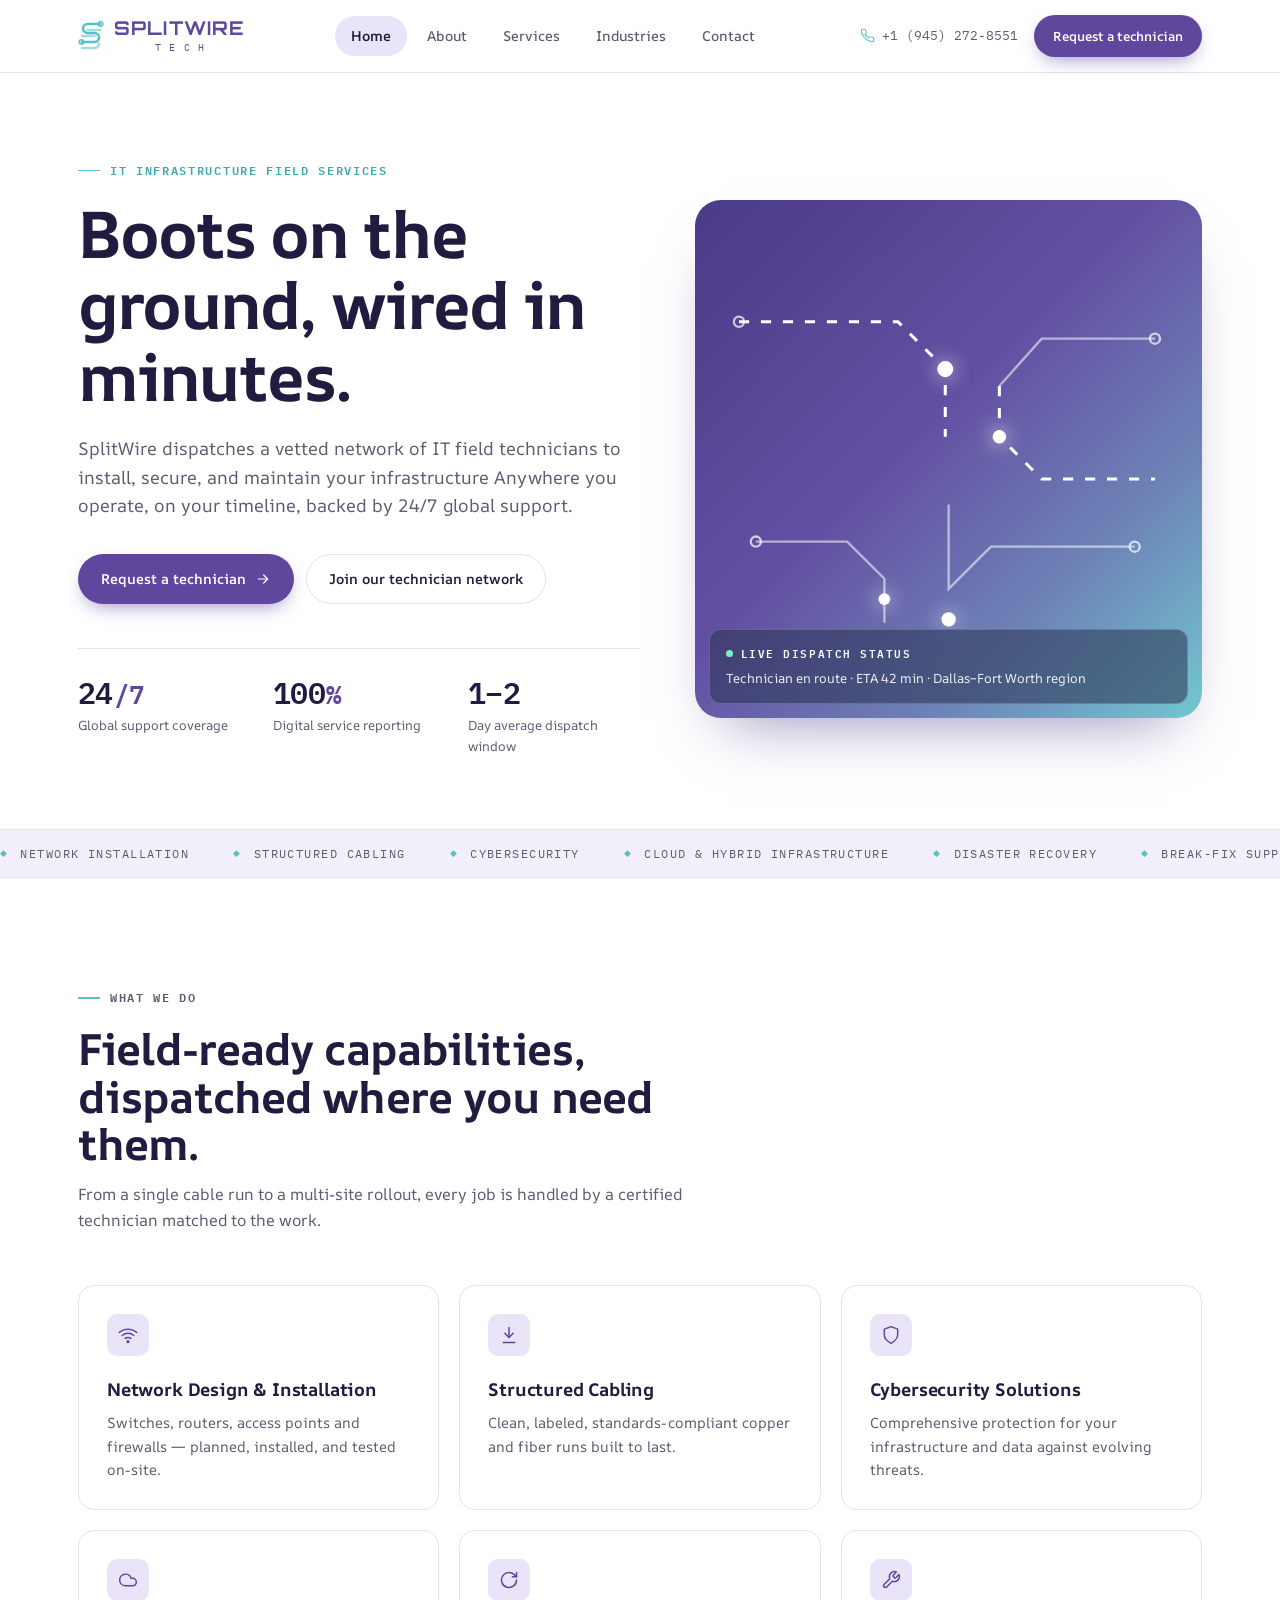
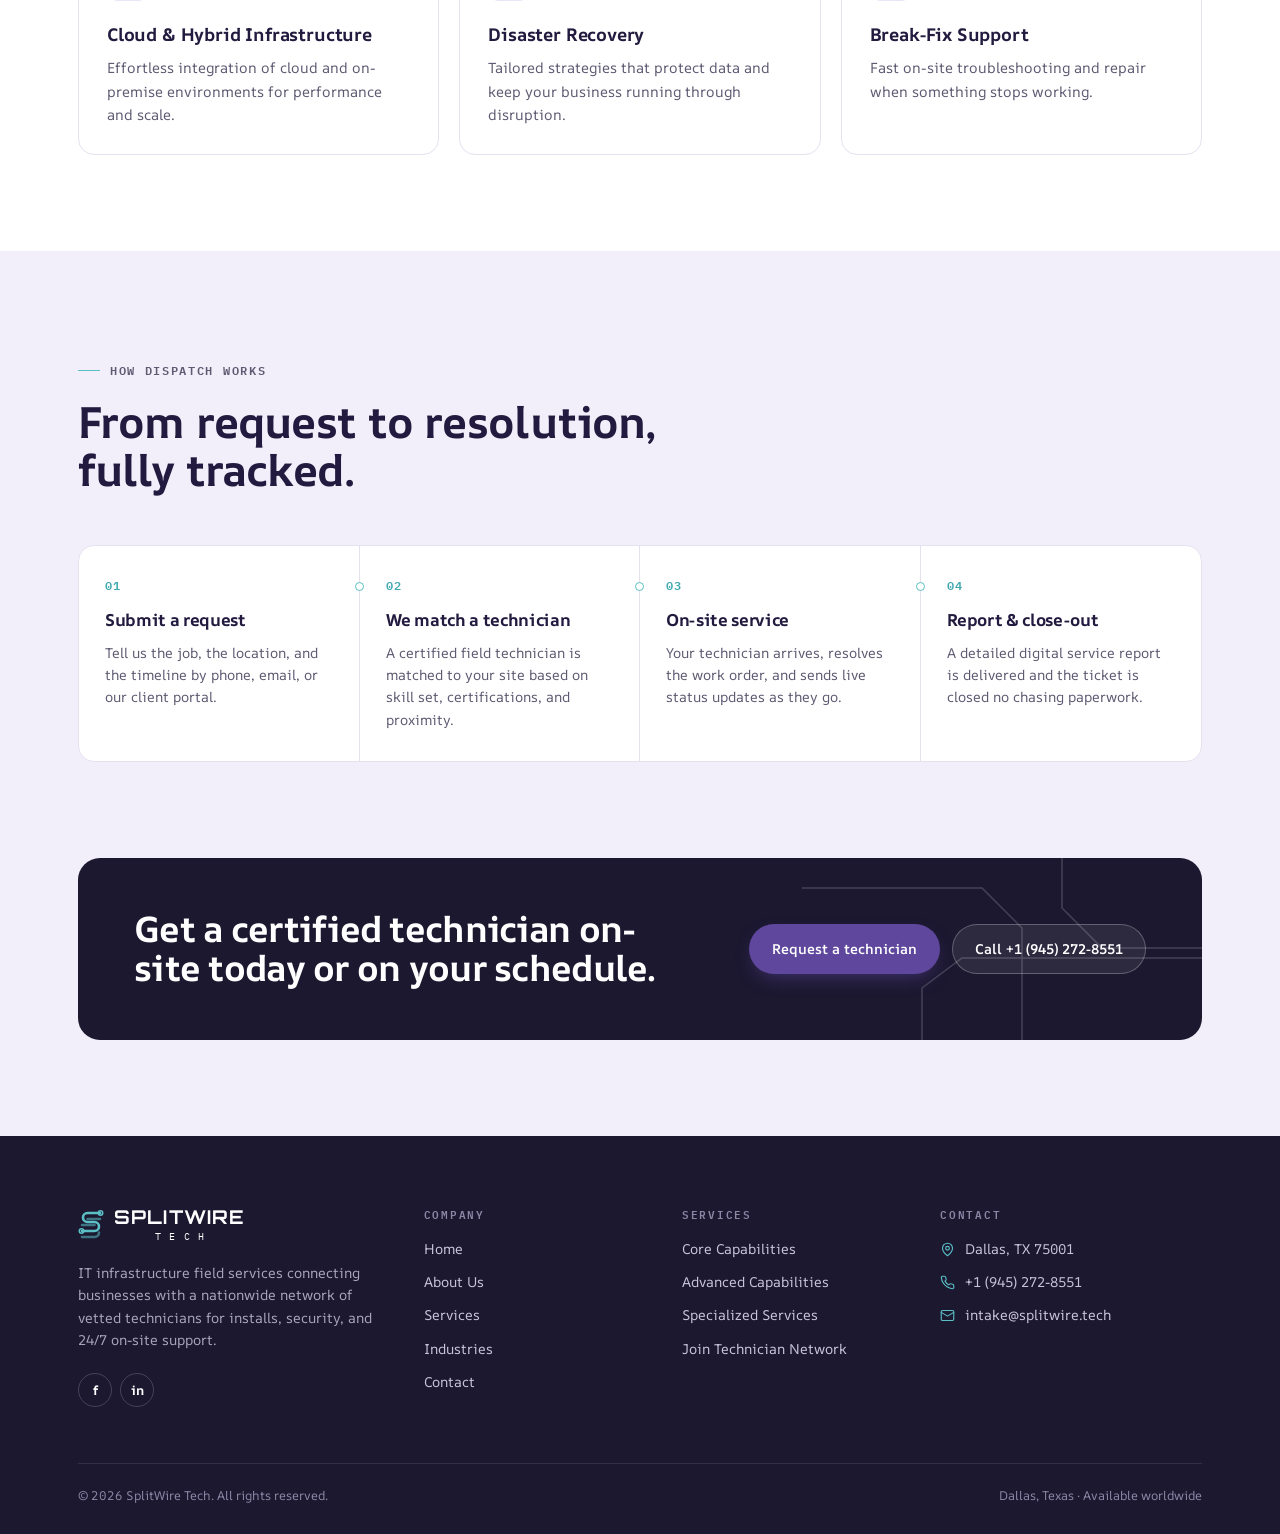
<file: index.html>
<!DOCTYPE html>
<html lang="en">
<head>
<meta charset="UTF-8">
<meta name="color-scheme" content="light">
<meta name="viewport" content="width=device-width, initial-scale=1, viewport-fit=cover">
<title>SplitWire Tech | IT Infrastructure Field Services</title>
<meta name="description" content="SplitWire dispatches a vetted network of IT field technicians to install, secure, and maintain your infrastructure — anywhere you operate, backed by 24/7 global support.">
<link rel="icon" href="assets/images/favicon.svg" type="image/svg+xml">
<link rel="preconnect" href="https://fonts.googleapis.com">
<link rel="preconnect" href="https://fonts.gstatic.com" crossorigin>
<link href="https://fonts.googleapis.com/css2?family=AR+One+Sans:wght@400;500;600;700&family=IBM+Plex+Mono:wght@400;500;600&family=Orbitron:wght@600;700&display=swap" rel="stylesheet">
<link rel="stylesheet" href="css/style.css">
</head>
<body data-page="home">

<header class="header" id="header">
  <div class="wrap nav">
    <a href="index.html" class="logo" aria-label="SplitWire Tech home">
      <svg class="logo-mark" viewBox="0 0 26 34" aria-hidden="true">
        <path d="M22 5H9.5a4.5 4.5 0 0 0 0 9h7a4.5 4.5 0 0 1 0 9H4" fill="none" stroke="#5BC0C6" stroke-width="2.6" stroke-linecap="round"/>
        <path d="M22 11H9.5M4 17h12.5M4 29h12.5a4.5 4.5 0 0 0 4.5-4.5" fill="none" stroke="#5BC0C6" stroke-width="2.6" stroke-linecap="round" opacity=".55"/>
        <circle cx="3.5" cy="23" r="2.2" fill="none" stroke="#5BC0C6" stroke-width="1.6"/>
        <circle cx="22.5" cy="5" r="2.2" fill="none" stroke="#5BC0C6" stroke-width="1.6"/>
      </svg>
      <span class="logo-text"><span class="logo-word">SPLITWIRE</span><span class="logo-sub">TECH</span></span>
    </a>
    <ul class="nav-links">
      <li><a href="index.html" data-nav="home" class="active" aria-current="page">Home</a></li>
      <li><a href="about.html" data-nav="about">About</a></li>
      <li><a href="services.html" data-nav="services">Services</a></li>
      <li><a href="industries.html" data-nav="industries">Industries</a></li>
      <li><a href="contact.html" data-nav="contact">Contact</a></li>
    </ul>
    <div class="nav-right">
      <a class="nav-phone" href="tel:+19452728551"><svg class="ico" viewBox="0 0 24 24" aria-hidden="true"><path d="M22 16.9v3a2 2 0 0 1-2.2 2 19.8 19.8 0 0 1-8.6-3.1 19.5 19.5 0 0 1-6-6A19.8 19.8 0 0 1 2.1 4.2 2 2 0 0 1 4.1 2h3a2 2 0 0 1 2 1.7c.1.9.4 1.8.7 2.7a2 2 0 0 1-.5 2.1L8 9.8a16 16 0 0 0 6 6l1.3-1.3a2 2 0 0 1 2.1-.4c.9.3 1.8.6 2.7.7a2 2 0 0 1 1.7 2z"/></svg>+1 (945) 272-8551</a>
      <a class="btn btn-primary btn-sm" href="contact.html">Request a technician</a>
      <button class="menu-btn" id="menuBtn" aria-label="Open menu" aria-expanded="false"><svg class="ico" viewBox="0 0 24 24" aria-hidden="true"><path d="M3 6h18M3 12h18M3 18h18"/></svg></button>
    </div>
  </div>
  <nav class="mobile-menu" aria-label="Mobile">
    <a href="index.html" data-nav="home" class="active" aria-current="page">Home</a>
    <a href="about.html" data-nav="about">About</a>
    <a href="services.html" data-nav="services">Services</a>
    <a href="industries.html" data-nav="industries">Industries</a>
    <a href="contact.html" data-nav="contact">Contact</a>
    <a href="tel:+19452728551">Call +1 (945) 272-8551</a>
    <a class="btn btn-primary" href="contact.html">Request a technician</a>
  </nav>
</header>

<main>
  <section class="hero">
    <div class="wrap hero-grid">
      <div>
        <p class="eyebrow">IT Infrastructure Field Services</p>
        <h1 class="h1">Boots on the ground, wired in minutes.</h1>
        <p class="lead">SplitWire dispatches a vetted network of IT field technicians to install, secure, and maintain your infrastructure Anywhere you operate, on your timeline, backed by 24/7 global support.</p>
        <div class="hero-ctas">
          <a href="contact.html" class="btn btn-primary">Request a technician <svg class="ico" viewBox="0 0 24 24" aria-hidden="true"><path d="M5 12h14M13 6l6 6-6 6"/></svg></a>
          <a href="contact.html#join" class="btn btn-ghost">Join our technician network</a>
        </div>
        <div class="stats">
          <div><div class="stat-num"><span data-count="24">24</span><span class="unit">/7</span></div><div class="stat-label">Global support coverage</div></div>
          <div><div class="stat-num"><span data-count="100">100</span><span class="unit">%</span></div><div class="stat-label">Digital service reporting</div></div>
          <div><div class="stat-num"><span>1–2</span></div><div class="stat-label">Day average dispatch window</div></div>
        </div>
      </div>
      <div class="dispatch" role="img" aria-label="Live dispatch illustration: a technician routed across the network">
        <svg viewBox="0 0 300 306" preserveAspectRatio="xMidYMid slice" aria-hidden="true">
          <path class="trace" d="M180 110 L205 82 H272"/>
          <circle class="node" cx="272" cy="82" r="3"/>
          <path class="trace" d="M36 202 H90 L112 224 V250"/>
          <circle class="node" cx="36" cy="202" r="3"/>
          <path class="trace" d="M150 180 V230 L175 205 H260"/>
          <circle class="node" cx="260" cy="205" r="3"/>
          <path class="trace-live" d="M26 72 H120 L148 100 V140"/>
          <circle class="node" cx="26" cy="72" r="3"/>
          <path class="trace-live" d="M180 110 V140 L205 165 H272"/>
          <circle class="pulse" cx="148" cy="100" r="4"/>
          <circle class="pulse-ring" cx="148" cy="100" r="4"/>
          <circle class="pulse" cx="180" cy="140" r="4"/>
          <circle class="pulse" cx="112" cy="236" r="3.5"/>
          <circle class="pulse" cx="150" cy="248" r="3.5"/>
          <circle class="pulse-ring" cx="150" cy="248" r="3.5" style="animation-delay:1.2s"/>
        </svg>
        <div class="status">
          <div class="status-label">LIVE DISPATCH STATUS</div>
          <div class="status-text" id="dispatchText">Technician en route · ETA 42 min · Dallas–Fort Worth region</div>
        </div>
      </div>
    </div>
    <div class="ticker" aria-hidden="true">
      <div class="ticker-track"><span class="ticker-item">Network Installation</span><span class="ticker-item">Structured Cabling</span><span class="ticker-item">Cybersecurity</span><span class="ticker-item">Cloud &amp; Hybrid Infrastructure</span><span class="ticker-item">Disaster Recovery</span><span class="ticker-item">Break-Fix Support</span><span class="ticker-item">Vendor-Neutral Deployments</span><span class="ticker-item">24/7 Monitoring</span><span class="ticker-item">Network Installation</span><span class="ticker-item">Structured Cabling</span><span class="ticker-item">Cybersecurity</span><span class="ticker-item">Cloud &amp; Hybrid Infrastructure</span><span class="ticker-item">Disaster Recovery</span><span class="ticker-item">Break-Fix Support</span><span class="ticker-item">Vendor-Neutral Deployments</span><span class="ticker-item">24/7 Monitoring</span></div>
    </div>
  </section>

  <section>
    <div class="wrap">
      <div class="section-head reveal">
        <p class="eyebrow">What we do</p>
        <h2 class="h2">Field-ready capabilities, dispatched where you need them.</h2>
        <p>From a single cable run to a multi-site rollout, every job is handled by a certified technician matched to the work.</p>
      </div>
      <div class="grid-3">
        <article class="card reveal"><div class="card-icon"><svg class="ico" viewBox="0 0 24 24" aria-hidden="true"><path d="M5 12.55a11 11 0 0 1 14 0"/><path d="M1.42 9a16 16 0 0 1 21.16 0"/><path d="M8.53 16.11a6 6 0 0 1 6.95 0"/><circle cx="12" cy="20" r="1"/></svg></div><h3>Network Design &amp; Installation</h3><p>Switches, routers, access points and firewalls — planned, installed, and tested on-site.</p></article>
        <article class="card reveal"><div class="card-icon"><svg class="ico" viewBox="0 0 24 24" aria-hidden="true"><path d="M12 3v12"/><path d="m7 10 5 5 5-5"/><path d="M5 21h14"/></svg></div><h3>Structured Cabling</h3><p>Clean, labeled, standards-compliant copper and fiber runs built to last.</p></article>
        <article class="card reveal"><div class="card-icon"><svg class="ico" viewBox="0 0 24 24" aria-hidden="true"><path d="M12 22s8-4 8-10V5l-8-3-8 3v7c0 6 8 10 8 10z"/></svg></div><h3>Cybersecurity Solutions</h3><p>Comprehensive protection for your infrastructure and data against evolving threats.</p></article>
        <article class="card reveal"><div class="card-icon"><svg class="ico" viewBox="0 0 24 24" aria-hidden="true"><path d="M17.5 19H9a7 7 0 1 1 6.71-9h1.79a4.5 4.5 0 1 1 0 9z"/></svg></div><h3>Cloud &amp; Hybrid Infrastructure</h3><p>Effortless integration of cloud and on-premise environments for performance and scale.</p></article>
        <article class="card reveal"><div class="card-icon"><svg class="ico" viewBox="0 0 24 24" aria-hidden="true"><path d="M21 12a9 9 0 1 1-3-6.7L21 8"/><path d="M21 3v5h-5"/></svg></div><h3>Disaster Recovery</h3><p>Tailored strategies that protect data and keep your business running through disruption.</p></article>
        <article class="card reveal"><div class="card-icon"><svg class="ico" viewBox="0 0 24 24" aria-hidden="true"><path d="M14.7 6.3a1 1 0 0 0 0 1.4l1.6 1.6a1 1 0 0 0 1.4 0l3.8-3.8a6 6 0 0 1-7.9 7.9l-6.9 6.9a2.1 2.1 0 0 1-3-3l6.9-6.9a6 6 0 0 1 7.9-7.9z"/></svg></div><h3>Break-Fix Support</h3><p>Fast on-site troubleshooting and repair when something stops working.</p></article>
      </div>
    </div>
  </section>

  <section class="section-tint">
    <div class="wrap">
      <div class="section-head reveal">
        <p class="eyebrow">How dispatch works</p>
        <h2 class="h2">From request to resolution, fully tracked.</h2>
      </div>
      <div class="process reveal">
        <div class="step"><div class="step-num">01</div><h3>Submit a request</h3><p>Tell us the job, the location, and the timeline by phone, email, or our client portal.</p></div>
        <div class="step"><div class="step-num">02</div><h3>We match a technician</h3><p>A certified field technician is matched to your site based on skill set, certifications, and proximity.</p></div>
        <div class="step"><div class="step-num">03</div><h3>On-site service</h3><p>Your technician arrives, resolves the work order, and sends live status updates as they go.</p></div>
        <div class="step"><div class="step-num">04</div><h3>Report &amp; close-out</h3><p>A detailed digital service report is delivered and the ticket is closed no chasing paperwork.</p></div>
      </div>
    </div>
  </section>

  <section class="cta-section tint">
    <div class="wrap">
      <div class="cta cta-dark reveal">
        <svg class="cta-lines" viewBox="0 0 420 200" aria-hidden="true"><path d="M0 40 H180 L220 80 V200 M260 0 V60 L300 100 H420 M120 200 V140 L160 110 H420" fill="none" stroke="#fff" stroke-width="1.5"/></svg>
        <h2>Get a certified technician on-site today or on your schedule.</h2>
        <div class="cta-actions">
          <a href="contact.html" class="btn btn-primary">Request a technician</a>
          <a href="tel:+19452728551" class="btn btn-outline-light">Call +1 (945) 272-8551</a>
        </div>
      </div>
    </div>
  </section>
</main>

<footer class="footer">
  <div class="wrap">
    <div class="foot-grid">
      <div class="foot-about">
        <a href="index.html" class="logo" aria-label="SplitWire Tech home">
          <svg class="logo-mark" viewBox="0 0 26 34" aria-hidden="true">
            <path d="M22 5H9.5a4.5 4.5 0 0 0 0 9h7a4.5 4.5 0 0 1 0 9H4" fill="none" stroke="#5BC0C6" stroke-width="2.6" stroke-linecap="round"/>
            <path d="M22 11H9.5M4 17h12.5M4 29h12.5a4.5 4.5 0 0 0 4.5-4.5" fill="none" stroke="#5BC0C6" stroke-width="2.6" stroke-linecap="round" opacity=".55"/>
            <circle cx="3.5" cy="23" r="2.2" fill="none" stroke="#5BC0C6" stroke-width="1.6"/><circle cx="22.5" cy="5" r="2.2" fill="none" stroke="#5BC0C6" stroke-width="1.6"/>
          </svg>
          <span class="logo-text"><span class="logo-word">SPLITWIRE</span><span class="logo-sub">TECH</span></span>
        </a>
        <p>IT infrastructure field services connecting businesses with a nationwide network of vetted technicians for installs, security, and 24/7 on-site support.</p>
        <div class="social"><a href="#" aria-label="Facebook">f</a><a href="#" aria-label="LinkedIn">in</a></div>
      </div>
      <div class="foot-col"><h4>Company</h4><ul><li><a href="index.html">Home</a></li><li><a href="about.html">About Us</a></li><li><a href="services.html">Services</a></li><li><a href="industries.html">Industries</a></li><li><a href="contact.html">Contact</a></li></ul></div>
      <div class="foot-col"><h4>Services</h4><ul><li><a href="services.html#core">Core Capabilities</a></li><li><a href="services.html#advanced">Advanced Capabilities</a></li><li><a href="services.html#specialized">Specialized Services</a></li><li><a href="contact.html#join">Join Technician Network</a></li></ul></div>
      <div class="foot-col"><h4>Contact</h4><ul>
        <li class="c"><svg class="ico" viewBox="0 0 24 24" aria-hidden="true"><path d="M20 10c0 6-8 12-8 12s-8-6-8-12a8 8 0 0 1 16 0z"/><circle cx="12" cy="10" r="3"/></svg>Dallas, TX 75001</li>
        <li class="c"><svg class="ico" viewBox="0 0 24 24" aria-hidden="true"><path d="M22 16.9v3a2 2 0 0 1-2.2 2 19.8 19.8 0 0 1-8.6-3.1 19.5 19.5 0 0 1-6-6A19.8 19.8 0 0 1 2.1 4.2 2 2 0 0 1 4.1 2h3a2 2 0 0 1 2 1.7c.1.9.4 1.8.7 2.7a2 2 0 0 1-.5 2.1L8 9.8a16 16 0 0 0 6 6l1.3-1.3a2 2 0 0 1 2.1-.4c.9.3 1.8.6 2.7.7a2 2 0 0 1 1.7 2z"/></svg><a href="tel:+19452728551">+1 (945) 272-8551</a></li>
        <li class="c"><svg class="ico" viewBox="0 0 24 24" aria-hidden="true"><rect x="2" y="4" width="20" height="16" rx="2"/><path d="m22 7-10 6L2 7"/></svg><a href="mailto:intake@splitwire.tech">intake@splitwire.tech</a></li>
      </ul></div>
    </div>
    <div class="foot-bottom"><span>© 2026 SplitWire Tech. All rights reserved.</span><span>Dallas, Texas · Available worldwide</span></div>
  </div>
</footer>

<script src="js/main.js" defer></script>
</body>
</html>
</file>
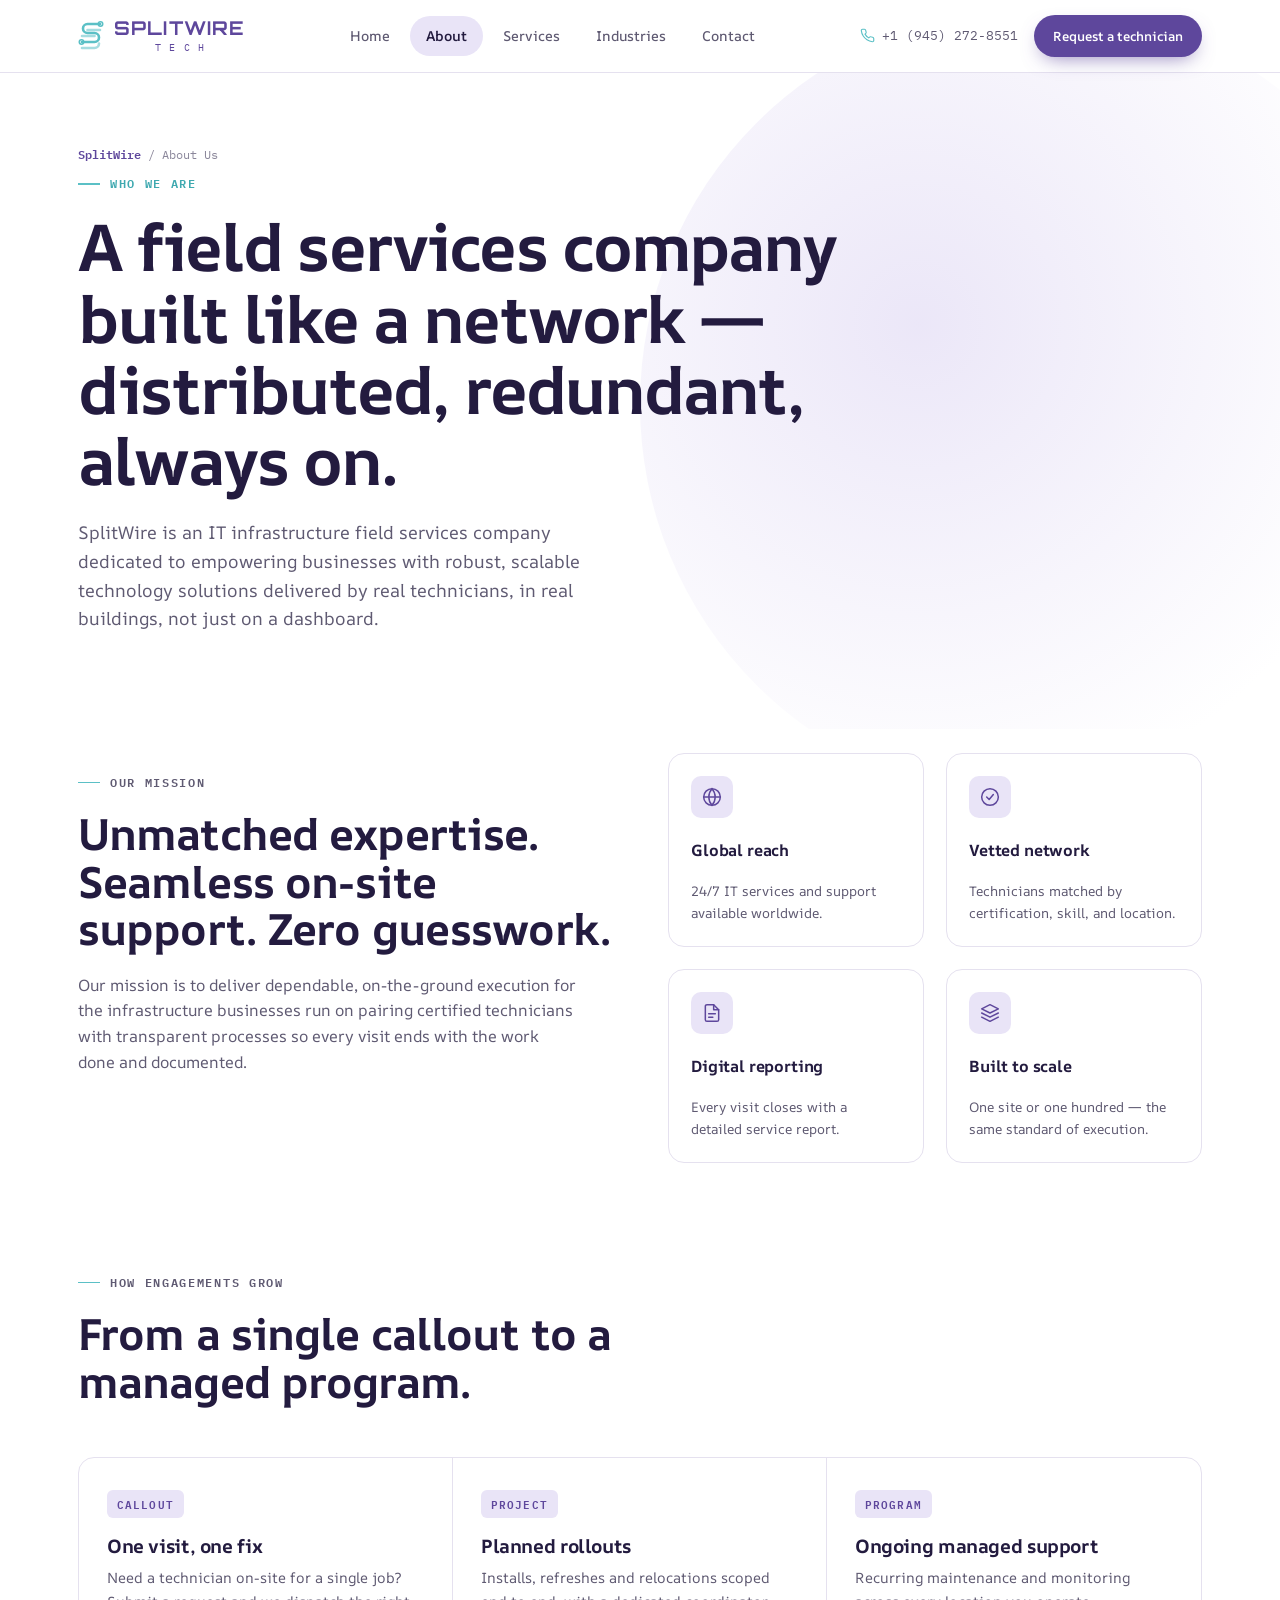
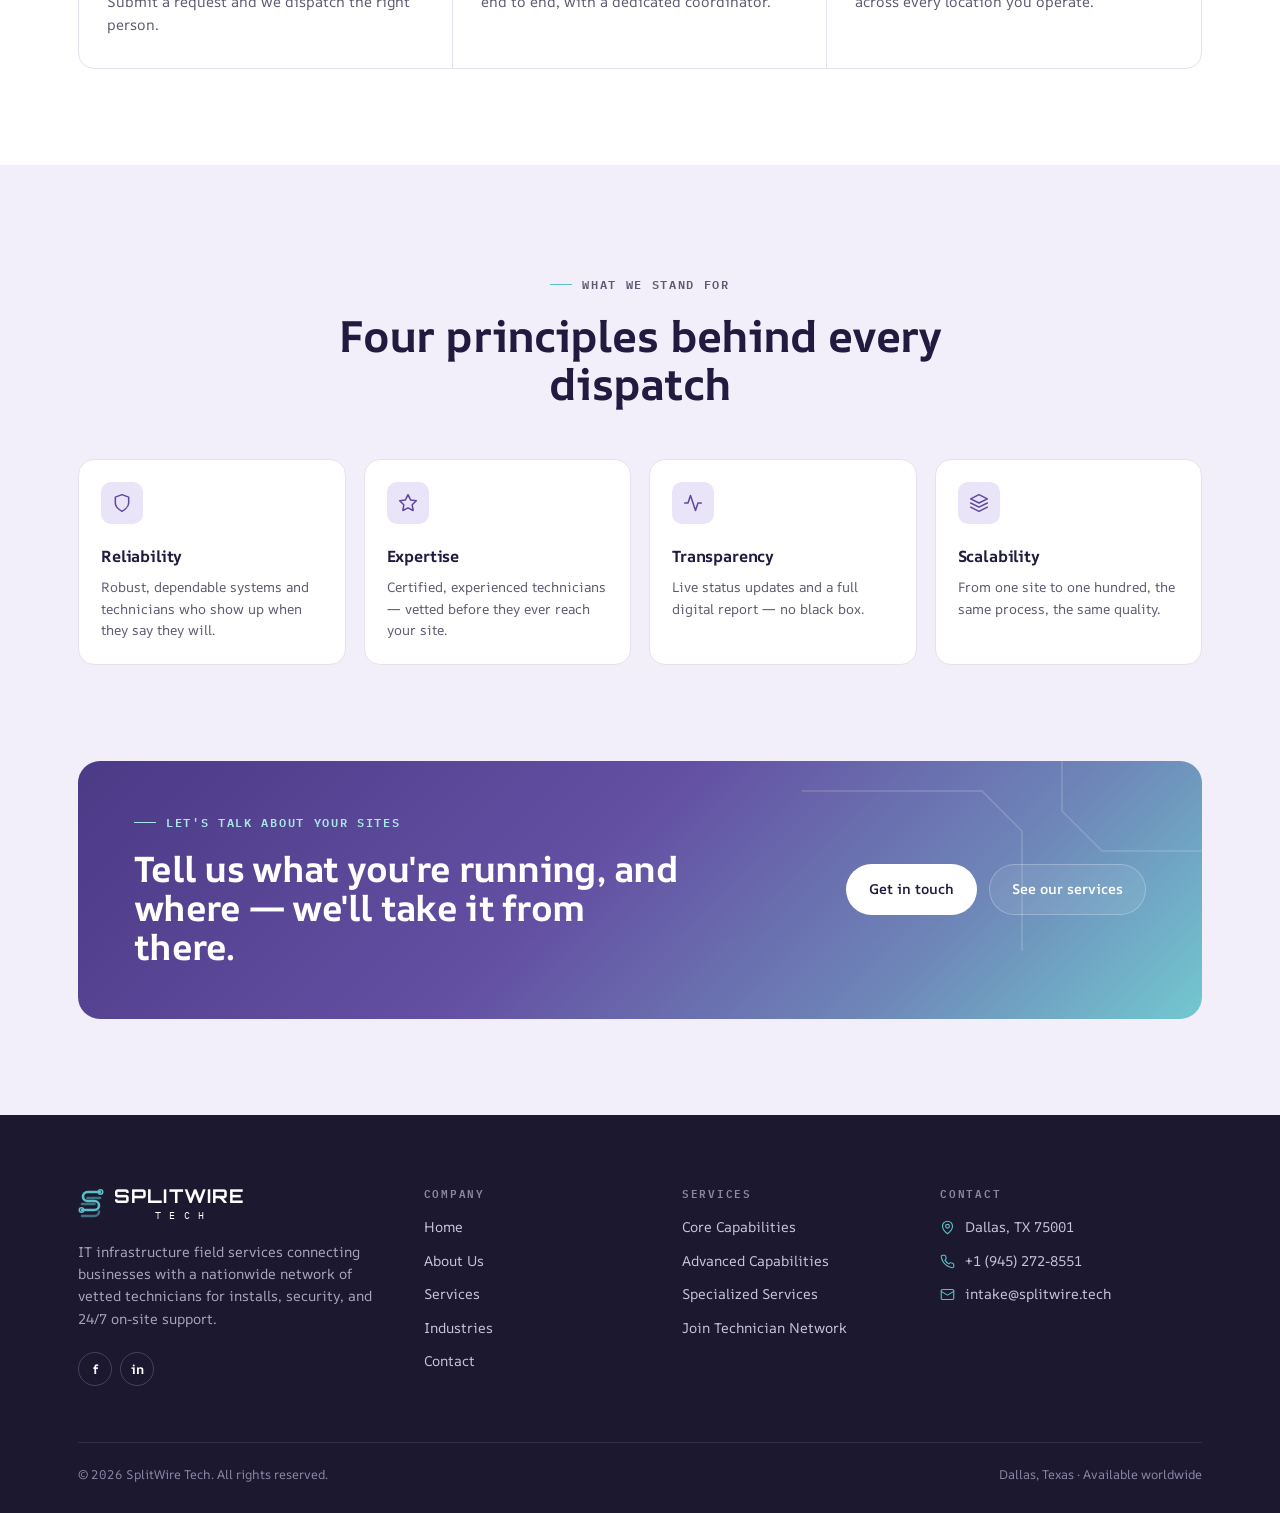
<file: about.html>
<!DOCTYPE html>
<html lang="en">
<head>
<meta charset="UTF-8">
<meta name="color-scheme" content="light">
<meta name="viewport" content="width=device-width, initial-scale=1, viewport-fit=cover">
<title>About Us | SplitWire Tech</title>
<meta name="description" content="SplitWire is an IT infrastructure field services company built like a network — distributed, redundant, always on.">
<link rel="icon" href="assets/images/favicon.svg" type="image/svg+xml">
<link rel="preconnect" href="https://fonts.googleapis.com">
<link rel="preconnect" href="https://fonts.gstatic.com" crossorigin>
<link href="https://fonts.googleapis.com/css2?family=AR+One+Sans:wght@400;500;600;700&family=IBM+Plex+Mono:wght@400;500;600&family=Orbitron:wght@600;700&display=swap" rel="stylesheet">
<link rel="stylesheet" href="css/style.css">
</head>
<body data-page="about">

<header class="header" id="header">
  <div class="wrap nav">
    <a href="index.html" class="logo" aria-label="SplitWire Tech home">
      <svg class="logo-mark" viewBox="0 0 26 34" aria-hidden="true">
        <path d="M22 5H9.5a4.5 4.5 0 0 0 0 9h7a4.5 4.5 0 0 1 0 9H4" fill="none" stroke="#5BC0C6" stroke-width="2.6" stroke-linecap="round"/>
        <path d="M22 11H9.5M4 17h12.5M4 29h12.5a4.5 4.5 0 0 0 4.5-4.5" fill="none" stroke="#5BC0C6" stroke-width="2.6" stroke-linecap="round" opacity=".55"/>
        <circle cx="3.5" cy="23" r="2.2" fill="none" stroke="#5BC0C6" stroke-width="1.6"/>
        <circle cx="22.5" cy="5" r="2.2" fill="none" stroke="#5BC0C6" stroke-width="1.6"/>
      </svg>
      <span class="logo-text"><span class="logo-word">SPLITWIRE</span><span class="logo-sub">TECH</span></span>
    </a>
    <ul class="nav-links">
      <li><a href="index.html" data-nav="home">Home</a></li>
      <li><a href="about.html" data-nav="about" class="active" aria-current="page">About</a></li>
      <li><a href="services.html" data-nav="services">Services</a></li>
      <li><a href="industries.html" data-nav="industries">Industries</a></li>
      <li><a href="contact.html" data-nav="contact">Contact</a></li>
    </ul>
    <div class="nav-right">
      <a class="nav-phone" href="tel:+19452728551"><svg class="ico" viewBox="0 0 24 24" aria-hidden="true"><path d="M22 16.9v3a2 2 0 0 1-2.2 2 19.8 19.8 0 0 1-8.6-3.1 19.5 19.5 0 0 1-6-6A19.8 19.8 0 0 1 2.1 4.2 2 2 0 0 1 4.1 2h3a2 2 0 0 1 2 1.7c.1.9.4 1.8.7 2.7a2 2 0 0 1-.5 2.1L8 9.8a16 16 0 0 0 6 6l1.3-1.3a2 2 0 0 1 2.1-.4c.9.3 1.8.6 2.7.7a2 2 0 0 1 1.7 2z"/></svg>+1 (945) 272-8551</a>
      <a class="btn btn-primary btn-sm" href="contact.html">Request a technician</a>
      <button class="menu-btn" id="menuBtn" aria-label="Open menu" aria-expanded="false"><svg class="ico" viewBox="0 0 24 24" aria-hidden="true"><path d="M3 6h18M3 12h18M3 18h18"/></svg></button>
    </div>
  </div>
  <nav class="mobile-menu" aria-label="Mobile">
    <a href="index.html" data-nav="home">Home</a>
    <a href="about.html" data-nav="about" class="active" aria-current="page">About</a>
    <a href="services.html" data-nav="services">Services</a>
    <a href="industries.html" data-nav="industries">Industries</a>
    <a href="contact.html" data-nav="contact">Contact</a>
    <a href="tel:+19452728551">Call +1 (945) 272-8551</a>
    <a class="btn btn-primary" href="contact.html">Request a technician</a>
  </nav>
</header>

<main>
  <section class="page-hero">
    <div class="wrap">
      <div class="crumb"><a href="index.html">SplitWire</a> / About Us</div>
      <p class="eyebrow">Who we are</p>
      <h1 class="h1">A field services company built like a network — distributed, redundant, always on.</h1>
      <p class="lead">SplitWire is an IT infrastructure field services company dedicated to empowering businesses with robust, scalable technology solutions delivered by real technicians, in real buildings, not just on a dashboard.</p>
    </div>
  </section>

  <section style="padding-top:24px">
    <div class="wrap mission">
      <div class="reveal">
        <p class="eyebrow">Our mission</p>
        <h2 class="h2">Unmatched expertise. Seamless on-site support. Zero guesswork.</h2>
        <p>Our mission is to deliver dependable, on-the-ground execution for the infrastructure businesses run on pairing certified technicians with transparent processes so every visit ends with the work done and documented.</p>
      </div>
      <div class="grid-2">
        <article class="card card-sm reveal"><div class="card-icon"><svg class="ico" viewBox="0 0 24 24" aria-hidden="true"><circle cx="12" cy="12" r="10"/><path d="M2 12h20M12 2a15 15 0 0 1 0 20M12 2a15 15 0 0 0 0 20"/></svg></div><h3>Global reach</h3><p>24/7 IT services and support available worldwide.</p></article>
        <article class="card card-sm reveal"><div class="card-icon"><svg class="ico" viewBox="0 0 24 24" aria-hidden="true"><circle cx="12" cy="12" r="10"/><path d="m8 12 3 3 5-6"/></svg></div><h3>Vetted network</h3><p>Technicians matched by certification, skill, and location.</p></article>
        <article class="card card-sm reveal"><div class="card-icon"><svg class="ico" viewBox="0 0 24 24" aria-hidden="true"><path d="M14 2H6a2 2 0 0 0-2 2v16a2 2 0 0 0 2 2h12a2 2 0 0 0 2-2V8z"/><path d="M14 2v6h6M8 13h8M8 17h5"/></svg></div><h3>Digital reporting</h3><p>Every visit closes with a detailed service report.</p></article>
        <article class="card card-sm reveal"><div class="card-icon"><svg class="ico" viewBox="0 0 24 24" aria-hidden="true"><path d="m12 2 10 5-10 5L2 7z"/><path d="m2 17 10 5 10-5"/><path d="m2 12 10 5 10-5"/></svg></div><h3>Built to scale</h3><p>One site or one hundred — the same standard of execution.</p></article>
      </div>
    </div>
  </section>

  <section style="padding-top:0">
    <div class="wrap">
      <div class="section-head reveal">
        <p class="eyebrow">How engagements grow</p>
        <h2 class="h2">From a single callout to a managed program.</h2>
      </div>
      <div class="scale-row reveal">
        <div class="scale-item"><span class="scale-tag">Callout</span><h3>One visit, one fix</h3><p>Need a technician on-site for a single job? Submit a request and we dispatch the right person.</p></div>
        <div class="scale-item"><span class="scale-tag">Project</span><h3>Planned rollouts</h3><p>Installs, refreshes and relocations scoped end to end, with a dedicated coordinator.</p></div>
        <div class="scale-item"><span class="scale-tag">Program</span><h3>Ongoing managed support</h3><p>Recurring maintenance and monitoring across every location you operate.</p></div>
      </div>
    </div>
  </section>

  <section class="section-tint">
    <div class="wrap">
      <div class="section-head center reveal">
        <p class="eyebrow center">What we stand for</p>
        <h2 class="h2">Four principles behind every dispatch</h2>
      </div>
      <div class="grid-4">
        <article class="card card-sm reveal"><div class="card-icon"><svg class="ico" viewBox="0 0 24 24" aria-hidden="true"><path d="M12 22s8-4 8-10V5l-8-3-8 3v7c0 6 8 10 8 10z"/></svg></div><h3>Reliability</h3><p>Robust, dependable systems and technicians who show up when they say they will.</p></article>
        <article class="card card-sm reveal"><div class="card-icon"><svg class="ico" viewBox="0 0 24 24" aria-hidden="true"><path d="m12 2 3.1 6.3 6.9 1-5 4.9 1.2 6.8L12 17.8 5.8 21l1.2-6.8-5-4.9 6.9-1z"/></svg></div><h3>Expertise</h3><p>Certified, experienced technicians — vetted before they ever reach your site.</p></article>
        <article class="card card-sm reveal"><div class="card-icon"><svg class="ico" viewBox="0 0 24 24" aria-hidden="true"><path d="M22 12h-4l-3 9L9 3l-3 9H2"/></svg></div><h3>Transparency</h3><p>Live status updates and a full digital report — no black box.</p></article>
        <article class="card card-sm reveal"><div class="card-icon"><svg class="ico" viewBox="0 0 24 24" aria-hidden="true"><path d="m12 2 10 5-10 5L2 7z"/><path d="m2 17 10 5 10-5"/><path d="m2 12 10 5 10-5"/></svg></div><h3>Scalability</h3><p>From one site to one hundred, the same process, the same quality.</p></article>
      </div>
    </div>
  </section>

  <section class="cta-section tint">
    <div class="wrap">
      <div class="cta cta-grad reveal">
        <svg class="cta-lines" viewBox="0 0 420 200" aria-hidden="true"><path d="M0 40 H180 L220 80 V200 M260 0 V60 L300 100 H420" fill="none" stroke="#fff" stroke-width="1.5"/></svg>
        <div>
          <p class="eyebrow">Let's talk about your sites</p>
          <h2>Tell us what you're running, and where — we'll take it from there.</h2>
        </div>
        <div class="cta-actions">
          <a href="contact.html" class="btn btn-white">Get in touch</a>
          <a href="services.html" class="btn btn-outline-light">See our services</a>
        </div>
      </div>
    </div>
  </section>
</main>

<footer class="footer">
  <div class="wrap">
    <div class="foot-grid">
      <div class="foot-about">
        <a href="index.html" class="logo" aria-label="SplitWire Tech home">
          <svg class="logo-mark" viewBox="0 0 26 34" aria-hidden="true">
            <path d="M22 5H9.5a4.5 4.5 0 0 0 0 9h7a4.5 4.5 0 0 1 0 9H4" fill="none" stroke="#5BC0C6" stroke-width="2.6" stroke-linecap="round"/>
            <path d="M22 11H9.5M4 17h12.5M4 29h12.5a4.5 4.5 0 0 0 4.5-4.5" fill="none" stroke="#5BC0C6" stroke-width="2.6" stroke-linecap="round" opacity=".55"/>
            <circle cx="3.5" cy="23" r="2.2" fill="none" stroke="#5BC0C6" stroke-width="1.6"/><circle cx="22.5" cy="5" r="2.2" fill="none" stroke="#5BC0C6" stroke-width="1.6"/>
          </svg>
          <span class="logo-text"><span class="logo-word">SPLITWIRE</span><span class="logo-sub">TECH</span></span>
        </a>
        <p>IT infrastructure field services connecting businesses with a nationwide network of vetted technicians for installs, security, and 24/7 on-site support.</p>
        <div class="social"><a href="#" aria-label="Facebook">f</a><a href="#" aria-label="LinkedIn">in</a></div>
      </div>
      <div class="foot-col"><h4>Company</h4><ul><li><a href="index.html">Home</a></li><li><a href="about.html">About Us</a></li><li><a href="services.html">Services</a></li><li><a href="industries.html">Industries</a></li><li><a href="contact.html">Contact</a></li></ul></div>
      <div class="foot-col"><h4>Services</h4><ul><li><a href="services.html#core">Core Capabilities</a></li><li><a href="services.html#advanced">Advanced Capabilities</a></li><li><a href="services.html#specialized">Specialized Services</a></li><li><a href="contact.html#join">Join Technician Network</a></li></ul></div>
      <div class="foot-col"><h4>Contact</h4><ul>
        <li class="c"><svg class="ico" viewBox="0 0 24 24" aria-hidden="true"><path d="M20 10c0 6-8 12-8 12s-8-6-8-12a8 8 0 0 1 16 0z"/><circle cx="12" cy="10" r="3"/></svg>Dallas, TX 75001</li>
        <li class="c"><svg class="ico" viewBox="0 0 24 24" aria-hidden="true"><path d="M22 16.9v3a2 2 0 0 1-2.2 2 19.8 19.8 0 0 1-8.6-3.1 19.5 19.5 0 0 1-6-6A19.8 19.8 0 0 1 2.1 4.2 2 2 0 0 1 4.1 2h3a2 2 0 0 1 2 1.7c.1.9.4 1.8.7 2.7a2 2 0 0 1-.5 2.1L8 9.8a16 16 0 0 0 6 6l1.3-1.3a2 2 0 0 1 2.1-.4c.9.3 1.8.6 2.7.7a2 2 0 0 1 1.7 2z"/></svg><a href="tel:+19452728551">+1 (945) 272-8551</a></li>
        <li class="c"><svg class="ico" viewBox="0 0 24 24" aria-hidden="true"><rect x="2" y="4" width="20" height="16" rx="2"/><path d="m22 7-10 6L2 7"/></svg><a href="mailto:intake@splitwire.tech">intake@splitwire.tech</a></li>
      </ul></div>
    </div>
    <div class="foot-bottom"><span>© 2026 SplitWire Tech. All rights reserved.</span><span>Dallas, Texas · Available worldwide</span></div>
  </div>
</footer>

<script src="js/main.js" defer></script>
</body>
</html>
</file>
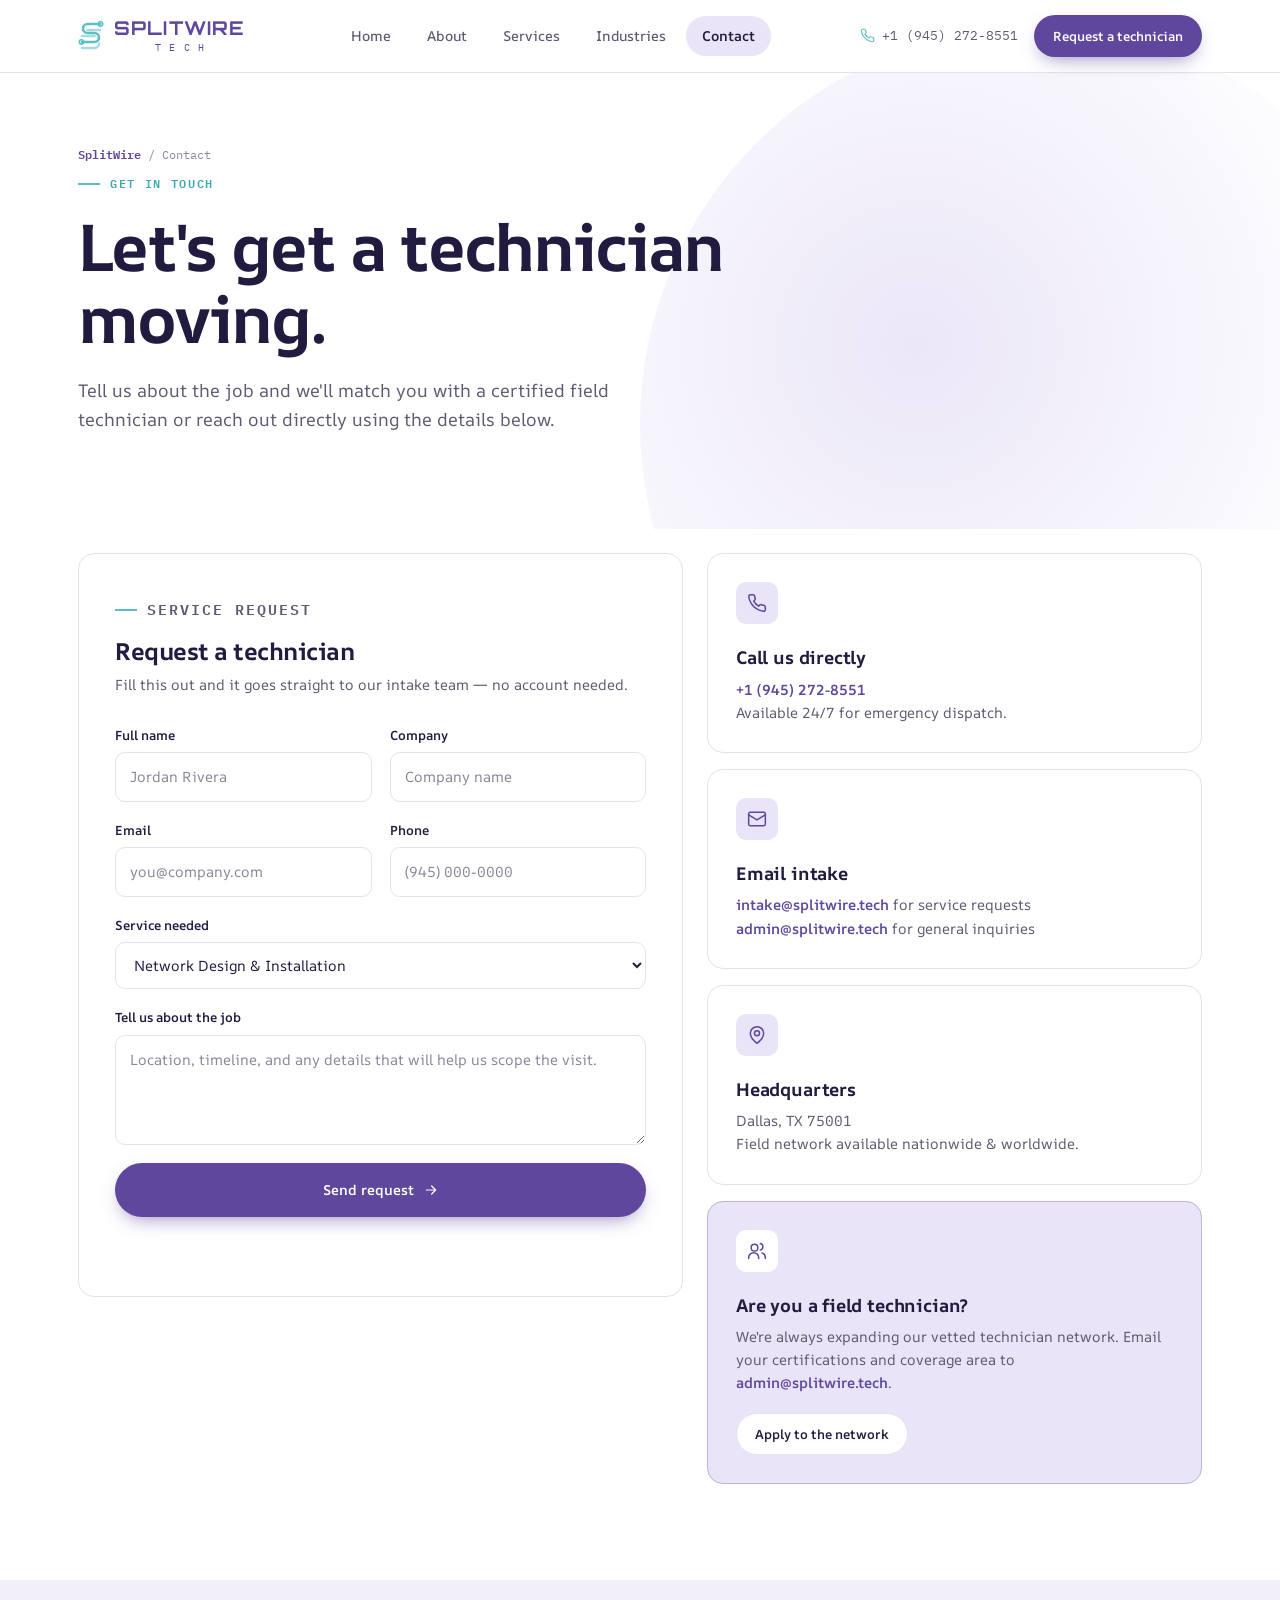
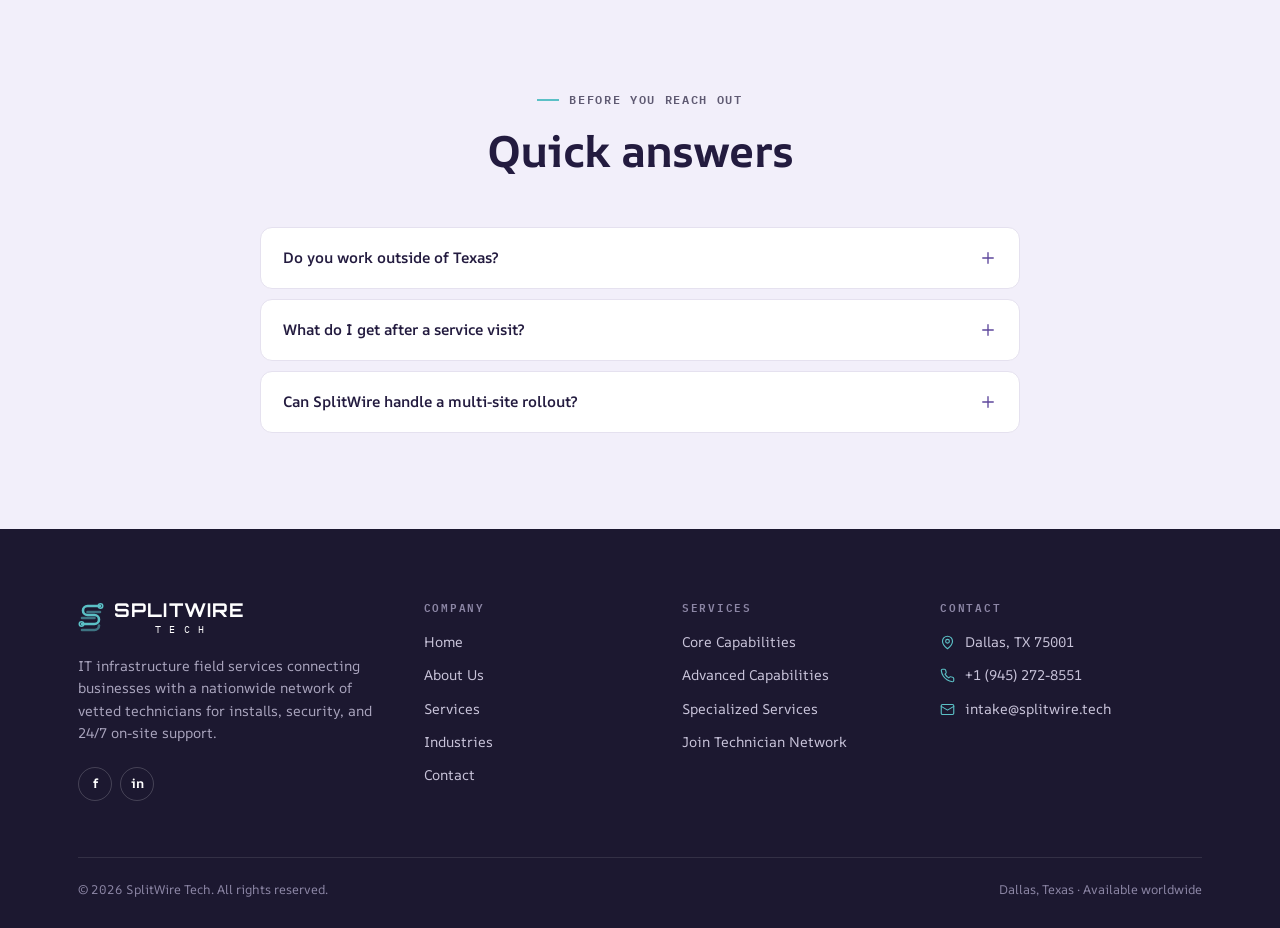
<file: contact.html>
<!DOCTYPE html>
<html lang="en">
<head>
<meta charset="UTF-8">
<meta name="color-scheme" content="light">
<meta name="viewport" content="width=device-width, initial-scale=1, viewport-fit=cover">
<title>Contact | SplitWire Tech</title>
<meta name="description" content="Request a certified IT field technician or contact SplitWire Tech directly.">
<link rel="icon" href="assets/images/favicon.svg" type="image/svg+xml">
<link rel="preconnect" href="https://fonts.googleapis.com">
<link rel="preconnect" href="https://fonts.gstatic.com" crossorigin>
<link href="https://fonts.googleapis.com/css2?family=AR+One+Sans:wght@400;500;600;700&family=IBM+Plex+Mono:wght@400;500;600&family=Orbitron:wght@600;700&display=swap" rel="stylesheet">
<link rel="stylesheet" href="css/style.css">
</head>
<body data-page="contact">

<header class="header" id="header">
  <div class="wrap nav">
    <a href="index.html" class="logo" aria-label="SplitWire Tech home">
      <svg class="logo-mark" viewBox="0 0 26 34" aria-hidden="true">
        <path d="M22 5H9.5a4.5 4.5 0 0 0 0 9h7a4.5 4.5 0 0 1 0 9H4" fill="none" stroke="#5BC0C6" stroke-width="2.6" stroke-linecap="round"/>
        <path d="M22 11H9.5M4 17h12.5M4 29h12.5a4.5 4.5 0 0 0 4.5-4.5" fill="none" stroke="#5BC0C6" stroke-width="2.6" stroke-linecap="round" opacity=".55"/>
        <circle cx="3.5" cy="23" r="2.2" fill="none" stroke="#5BC0C6" stroke-width="1.6"/>
        <circle cx="22.5" cy="5" r="2.2" fill="none" stroke="#5BC0C6" stroke-width="1.6"/>
      </svg>
      <span class="logo-text"><span class="logo-word">SPLITWIRE</span><span class="logo-sub">TECH</span></span>
    </a>
    <ul class="nav-links">
      <li><a href="index.html" data-nav="home">Home</a></li>
      <li><a href="about.html" data-nav="about">About</a></li>
      <li><a href="services.html" data-nav="services">Services</a></li>
      <li><a href="industries.html" data-nav="industries">Industries</a></li>
      <li><a href="contact.html" data-nav="contact" class="active" aria-current="page">Contact</a></li>
    </ul>
    <div class="nav-right">
      <a class="nav-phone" href="tel:+19452728551"><svg class="ico" viewBox="0 0 24 24" aria-hidden="true"><path d="M22 16.9v3a2 2 0 0 1-2.2 2 19.8 19.8 0 0 1-8.6-3.1 19.5 19.5 0 0 1-6-6A19.8 19.8 0 0 1 2.1 4.2 2 2 0 0 1 4.1 2h3a2 2 0 0 1 2 1.7c.1.9.4 1.8.7 2.7a2 2 0 0 1-.5 2.1L8 9.8a16 16 0 0 0 6 6l1.3-1.3a2 2 0 0 1 2.1-.4c.9.3 1.8.6 2.7.7a2 2 0 0 1 1.7 2z"/></svg>+1 (945) 272-8551</a>
      <a class="btn btn-primary btn-sm" href="contact.html">Request a technician</a>
      <button class="menu-btn" id="menuBtn" aria-label="Open menu" aria-expanded="false"><svg class="ico" viewBox="0 0 24 24" aria-hidden="true"><path d="M3 6h18M3 12h18M3 18h18"/></svg></button>
    </div>
  </div>
  <nav class="mobile-menu" aria-label="Mobile">
    <a href="index.html" data-nav="home">Home</a>
    <a href="about.html" data-nav="about">About</a>
    <a href="services.html" data-nav="services">Services</a>
    <a href="industries.html" data-nav="industries">Industries</a>
    <a href="contact.html" data-nav="contact" class="active" aria-current="page">Contact</a>
    <a href="tel:+19452728551">Call +1 (945) 272-8551</a>
    <a class="btn btn-primary" href="contact.html">Request a technician</a>
  </nav>
</header>

<main>
  <section class="page-hero">
    <div class="wrap">
      <div class="crumb"><a href="index.html">SplitWire</a> / Contact</div>
      <p class="eyebrow">Get in touch</p>
      <h1 class="h1">Let's get a technician moving.</h1>
      <p class="lead">Tell us about the job and we'll match you with a certified field technician or reach out directly using the details below.</p>
    </div>
  </section>

  <section style="padding-top:24px">
    <div class="wrap contact-grid">
      <div class="card form-card reveal">
        <p class="eyebrow">Service request</p>
        <h2>Request a technician</h2>
        <p>Fill this out and it goes straight to our intake team — no account needed.</p>
        <form class="form" id="reqForm" novalidate>
          <input type="checkbox" name="botcheck" tabindex="-1" autocomplete="off" style="display:none">
          <div class="field"><label for="f-name">Full name</label><input id="f-name" name="name" placeholder="Jordan Rivera" required autocomplete="name"></div>
          <div class="field"><label for="f-co">Company</label><input id="f-co" name="company" placeholder="Company name" autocomplete="organization"></div>
          <div class="field"><label for="f-email">Email</label><input id="f-email" name="email" type="email" placeholder="you@company.com" required autocomplete="email"></div>
          <div class="field"><label for="f-phone">Phone</label><input id="f-phone" name="phone" type="tel" placeholder="(945) 000-0000" autocomplete="tel"></div>
          <div class="field full"><label for="f-svc">Service needed</label>
            <select id="f-svc" name="service">
              <option>Network Design &amp; Installation</option><option>Structured Cabling</option><option>IT Relocation &amp; Deployment</option>
              <option>Cybersecurity Solutions</option><option>Cloud &amp; Hybrid Infrastructure</option><option>Disaster Recovery &amp; Continuity</option>
              <option>POS &amp; Kiosk Installation</option><option>Break-Fix Support</option><option>Something else</option>
            </select>
          </div>
          <div class="field full"><label for="f-msg">Tell us about the job</label><textarea id="f-msg" name="message" placeholder="Location, timeline, and any details that will help us scope the visit."></textarea></div>
          <button type="submit" class="btn btn-primary">Send request <svg class="ico" viewBox="0 0 24 24" aria-hidden="true"><path d="M5 12h14M13 6l6 6-6 6"/></svg></button>
          <p class="form-note" id="formNote" role="status"></p>
        </form>
      </div>
      <div class="side">
        <article class="card reveal"><div class="card-icon"><svg class="ico" viewBox="0 0 24 24" aria-hidden="true"><path d="M22 16.9v3a2 2 0 0 1-2.2 2 19.8 19.8 0 0 1-8.6-3.1 19.5 19.5 0 0 1-6-6A19.8 19.8 0 0 1 2.1 4.2 2 2 0 0 1 4.1 2h3a2 2 0 0 1 2 1.7c.1.9.4 1.8.7 2.7a2 2 0 0 1-.5 2.1L8 9.8a16 16 0 0 0 6 6l1.3-1.3a2 2 0 0 1 2.1-.4c.9.3 1.8.6 2.7.7a2 2 0 0 1 1.7 2z"/></svg></div><h3>Call us directly</h3><p><a class="link" href="tel:+19452728551">+1 (945) 272-8551</a><br>Available 24/7 for emergency dispatch.</p></article>
        <article class="card reveal"><div class="card-icon"><svg class="ico" viewBox="0 0 24 24" aria-hidden="true"><rect x="2" y="4" width="20" height="16" rx="2"/><path d="m22 7-10 6L2 7"/></svg></div><h3>Email intake</h3><p><a class="link" href="mailto:intake@splitwire.tech">intake@splitwire.tech</a> for service requests<br><a class="link" href="mailto:admin@splitwire.tech">admin@splitwire.tech</a> for general inquiries</p></article>
        <article class="card reveal"><div class="card-icon"><svg class="ico" viewBox="0 0 24 24" aria-hidden="true"><path d="M20 10c0 6-8 12-8 12s-8-6-8-12a8 8 0 0 1 16 0z"/><circle cx="12" cy="10" r="3"/></svg></div><h3>Headquarters</h3><p>Dallas, TX 75001<br>Field network available nationwide &amp; worldwide.</p></article>
        <article class="card tech-card reveal" id="join"><div class="card-icon"><svg class="ico" viewBox="0 0 24 24" aria-hidden="true"><circle cx="9" cy="8" r="4"/><path d="M2 21v-1a6 6 0 0 1 12 0v1"/><path d="M16 3.1a4 4 0 0 1 0 7.8M22 21v-1a6 6 0 0 0-4-5.7"/></svg></div><h3>Are you a field technician?</h3><p>We're always expanding our vetted technician network. Email your certifications and coverage area to <a class="link" href="mailto:admin@splitwire.tech?subject=Technician%20network%20application">admin@splitwire.tech</a>.</p><a class="btn btn-ghost btn-sm" style="margin-top:18px" href="mailto:admin@splitwire.tech?subject=Technician%20network%20application">Apply to the network</a></article>
      </div>
    </div>
  </section>

  <section class="section-tint">
    <div class="wrap">
      <div class="section-head center reveal">
        <p class="eyebrow center">Before you reach out</p>
        <h2 class="h2">Quick answers</h2>
      </div>
      <div class="faq reveal">
        <details><summary>Do you work outside of Texas?<svg class="ico" viewBox="0 0 24 24" aria-hidden="true"><path d="M12 5v14M5 12h14"/></svg></summary><p>Yes. We're headquartered in Dallas, but our field technician network supports clients nationwide and internationally.</p></details>
        <details><summary>What do I get after a service visit?<svg class="ico" viewBox="0 0 24 24" aria-hidden="true"><path d="M12 5v14M5 12h14"/></svg></summary><p>A detailed digital service report — what was done, what was found, and any recommended next steps — delivered as soon as the ticket closes.</p></details>
        <details><summary>Can SplitWire handle a multi-site rollout?<svg class="ico" viewBox="0 0 24 24" aria-hidden="true"><path d="M12 5v14M5 12h14"/></svg></summary><p>Absolutely. We coordinate technicians across every location on a single schedule, with one point of contact for the whole rollout.</p></details>
      </div>
    </div>
  </section>
</main>

<footer class="footer">
  <div class="wrap">
    <div class="foot-grid">
      <div class="foot-about">
        <a href="index.html" class="logo" aria-label="SplitWire Tech home">
          <svg class="logo-mark" viewBox="0 0 26 34" aria-hidden="true">
            <path d="M22 5H9.5a4.5 4.5 0 0 0 0 9h7a4.5 4.5 0 0 1 0 9H4" fill="none" stroke="#5BC0C6" stroke-width="2.6" stroke-linecap="round"/>
            <path d="M22 11H9.5M4 17h12.5M4 29h12.5a4.5 4.5 0 0 0 4.5-4.5" fill="none" stroke="#5BC0C6" stroke-width="2.6" stroke-linecap="round" opacity=".55"/>
            <circle cx="3.5" cy="23" r="2.2" fill="none" stroke="#5BC0C6" stroke-width="1.6"/><circle cx="22.5" cy="5" r="2.2" fill="none" stroke="#5BC0C6" stroke-width="1.6"/>
          </svg>
          <span class="logo-text"><span class="logo-word">SPLITWIRE</span><span class="logo-sub">TECH</span></span>
        </a>
        <p>IT infrastructure field services connecting businesses with a nationwide network of vetted technicians for installs, security, and 24/7 on-site support.</p>
        <div class="social"><a href="#" aria-label="Facebook">f</a><a href="#" aria-label="LinkedIn">in</a></div>
      </div>
      <div class="foot-col"><h4>Company</h4><ul><li><a href="index.html">Home</a></li><li><a href="about.html">About Us</a></li><li><a href="services.html">Services</a></li><li><a href="industries.html">Industries</a></li><li><a href="contact.html">Contact</a></li></ul></div>
      <div class="foot-col"><h4>Services</h4><ul><li><a href="services.html#core">Core Capabilities</a></li><li><a href="services.html#advanced">Advanced Capabilities</a></li><li><a href="services.html#specialized">Specialized Services</a></li><li><a href="contact.html#join">Join Technician Network</a></li></ul></div>
      <div class="foot-col"><h4>Contact</h4><ul>
        <li class="c"><svg class="ico" viewBox="0 0 24 24" aria-hidden="true"><path d="M20 10c0 6-8 12-8 12s-8-6-8-12a8 8 0 0 1 16 0z"/><circle cx="12" cy="10" r="3"/></svg>Dallas, TX 75001</li>
        <li class="c"><svg class="ico" viewBox="0 0 24 24" aria-hidden="true"><path d="M22 16.9v3a2 2 0 0 1-2.2 2 19.8 19.8 0 0 1-8.6-3.1 19.5 19.5 0 0 1-6-6A19.8 19.8 0 0 1 2.1 4.2 2 2 0 0 1 4.1 2h3a2 2 0 0 1 2 1.7c.1.9.4 1.8.7 2.7a2 2 0 0 1-.5 2.1L8 9.8a16 16 0 0 0 6 6l1.3-1.3a2 2 0 0 1 2.1-.4c.9.3 1.8.6 2.7.7a2 2 0 0 1 1.7 2z"/></svg><a href="tel:+19452728551">+1 (945) 272-8551</a></li>
        <li class="c"><svg class="ico" viewBox="0 0 24 24" aria-hidden="true"><rect x="2" y="4" width="20" height="16" rx="2"/><path d="m22 7-10 6L2 7"/></svg><a href="mailto:intake@splitwire.tech">intake@splitwire.tech</a></li>
      </ul></div>
    </div>
    <div class="foot-bottom"><span>© 2026 SplitWire Tech. All rights reserved.</span><span>Dallas, Texas · Available worldwide</span></div>
  </div>
</footer>

<script src="js/main.js" defer></script>
</body>
</html>
</file>
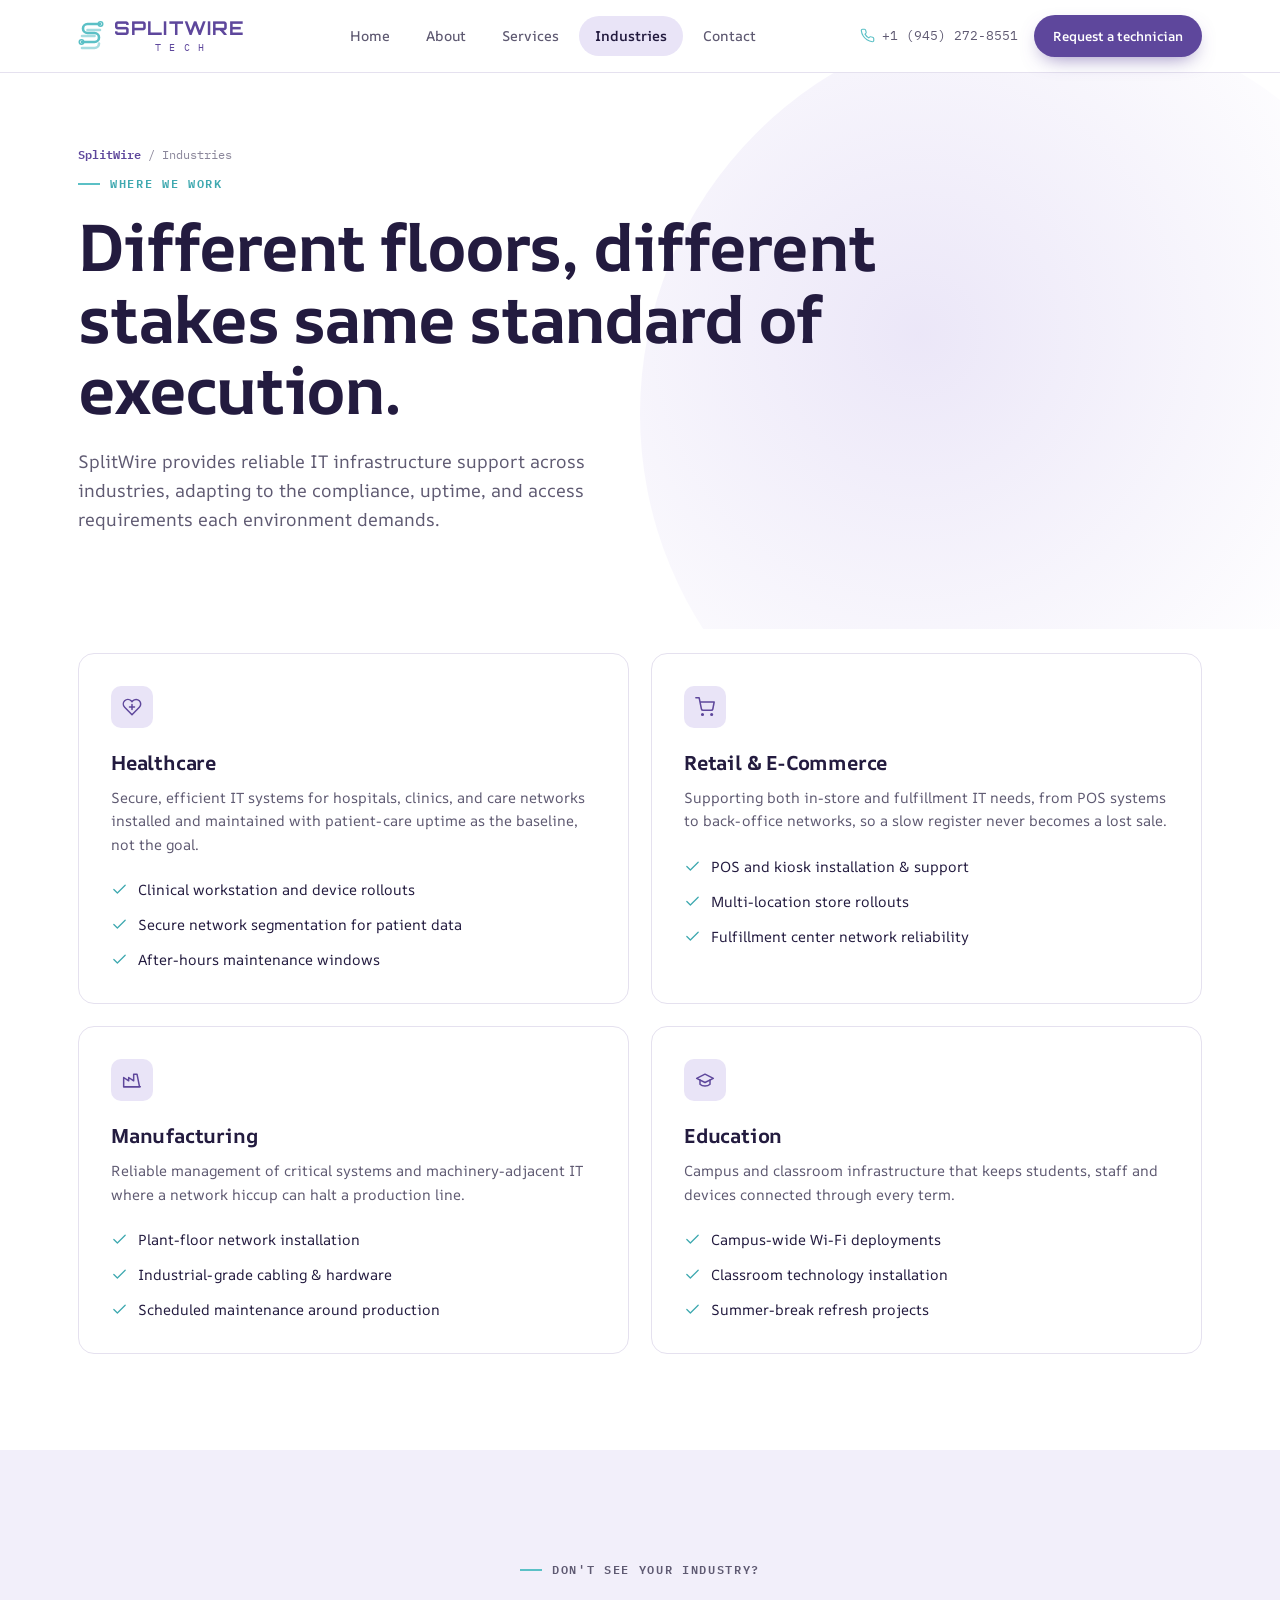
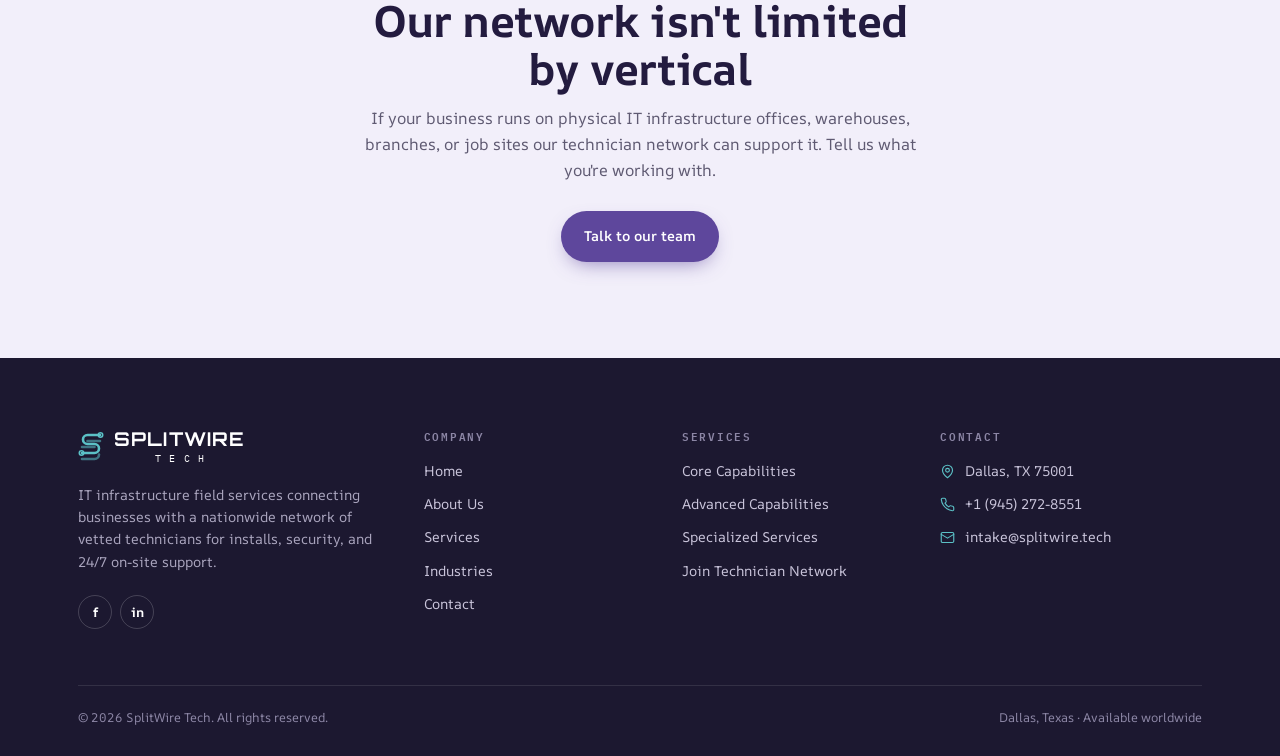
<file: industries.html>
<!DOCTYPE html>
<html lang="en">
<head>
<meta charset="UTF-8">
<meta name="color-scheme" content="light">
<meta name="viewport" content="width=device-width, initial-scale=1, viewport-fit=cover">
<title>Industries | SplitWire Tech</title>
<meta name="description" content="IT infrastructure field support for healthcare, retail, manufacturing, and education.">
<link rel="icon" href="assets/images/favicon.svg" type="image/svg+xml">
<link rel="preconnect" href="https://fonts.googleapis.com">
<link rel="preconnect" href="https://fonts.gstatic.com" crossorigin>
<link href="https://fonts.googleapis.com/css2?family=AR+One+Sans:wght@400;500;600;700&family=IBM+Plex+Mono:wght@400;500;600&family=Orbitron:wght@600;700&display=swap" rel="stylesheet">
<link rel="stylesheet" href="css/style.css">
</head>
<body data-page="industries">

<header class="header" id="header">
  <div class="wrap nav">
    <a href="index.html" class="logo" aria-label="SplitWire Tech home">
      <svg class="logo-mark" viewBox="0 0 26 34" aria-hidden="true">
        <path d="M22 5H9.5a4.5 4.5 0 0 0 0 9h7a4.5 4.5 0 0 1 0 9H4" fill="none" stroke="#5BC0C6" stroke-width="2.6" stroke-linecap="round"/>
        <path d="M22 11H9.5M4 17h12.5M4 29h12.5a4.5 4.5 0 0 0 4.5-4.5" fill="none" stroke="#5BC0C6" stroke-width="2.6" stroke-linecap="round" opacity=".55"/>
        <circle cx="3.5" cy="23" r="2.2" fill="none" stroke="#5BC0C6" stroke-width="1.6"/>
        <circle cx="22.5" cy="5" r="2.2" fill="none" stroke="#5BC0C6" stroke-width="1.6"/>
      </svg>
      <span class="logo-text"><span class="logo-word">SPLITWIRE</span><span class="logo-sub">TECH</span></span>
    </a>
    <ul class="nav-links">
      <li><a href="index.html" data-nav="home">Home</a></li>
      <li><a href="about.html" data-nav="about">About</a></li>
      <li><a href="services.html" data-nav="services">Services</a></li>
      <li><a href="industries.html" data-nav="industries" class="active" aria-current="page">Industries</a></li>
      <li><a href="contact.html" data-nav="contact">Contact</a></li>
    </ul>
    <div class="nav-right">
      <a class="nav-phone" href="tel:+19452728551"><svg class="ico" viewBox="0 0 24 24" aria-hidden="true"><path d="M22 16.9v3a2 2 0 0 1-2.2 2 19.8 19.8 0 0 1-8.6-3.1 19.5 19.5 0 0 1-6-6A19.8 19.8 0 0 1 2.1 4.2 2 2 0 0 1 4.1 2h3a2 2 0 0 1 2 1.7c.1.9.4 1.8.7 2.7a2 2 0 0 1-.5 2.1L8 9.8a16 16 0 0 0 6 6l1.3-1.3a2 2 0 0 1 2.1-.4c.9.3 1.8.6 2.7.7a2 2 0 0 1 1.7 2z"/></svg>+1 (945) 272-8551</a>
      <a class="btn btn-primary btn-sm" href="contact.html">Request a technician</a>
      <button class="menu-btn" id="menuBtn" aria-label="Open menu" aria-expanded="false"><svg class="ico" viewBox="0 0 24 24" aria-hidden="true"><path d="M3 6h18M3 12h18M3 18h18"/></svg></button>
    </div>
  </div>
  <nav class="mobile-menu" aria-label="Mobile">
    <a href="index.html" data-nav="home">Home</a>
    <a href="about.html" data-nav="about">About</a>
    <a href="services.html" data-nav="services">Services</a>
    <a href="industries.html" data-nav="industries" class="active" aria-current="page">Industries</a>
    <a href="contact.html" data-nav="contact">Contact</a>
    <a href="tel:+19452728551">Call +1 (945) 272-8551</a>
    <a class="btn btn-primary" href="contact.html">Request a technician</a>
  </nav>
</header>

<main>
  <section class="page-hero">
    <div class="wrap">
      <div class="crumb"><a href="index.html">SplitWire</a> / Industries</div>
      <p class="eyebrow">Where we work</p>
      <h1 class="h1">Different floors, different stakes same standard of execution.</h1>
      <p class="lead">SplitWire provides reliable IT infrastructure support across industries, adapting to the compliance, uptime, and access requirements each environment demands.</p>
    </div>
  </section>

  <section style="padding-top:24px">
    <div class="wrap grid-2">
      <article class="card ind-card reveal">
        <div class="card-icon"><svg class="ico" viewBox="0 0 24 24" aria-hidden="true"><path d="M20.8 4.6a5.5 5.5 0 0 0-7.8 0L12 5.7l-1-1.1a5.5 5.5 0 0 0-7.8 7.8L12 21.2l8.8-8.8a5.5 5.5 0 0 0 0-7.8z"/><path d="M12 9v6M9 12h6"/></svg></div>
        <h3>Healthcare</h3>
        <p>Secure, efficient IT systems for hospitals, clinics, and care networks installed and maintained with patient-care uptime as the baseline, not the goal.</p>
        <ul class="checks"><li><svg class="ico" viewBox="0 0 24 24" aria-hidden="true"><path d="M20 6 9 17l-5-5"/></svg>Clinical workstation and device rollouts</li><li><svg class="ico" viewBox="0 0 24 24" aria-hidden="true"><path d="M20 6 9 17l-5-5"/></svg>Secure network segmentation for patient data</li><li><svg class="ico" viewBox="0 0 24 24" aria-hidden="true"><path d="M20 6 9 17l-5-5"/></svg>After-hours maintenance windows</li></ul>
      </article>
      <article class="card ind-card reveal">
        <div class="card-icon"><svg class="ico" viewBox="0 0 24 24" aria-hidden="true"><circle cx="9" cy="21" r="1"/><circle cx="20" cy="21" r="1"/><path d="M1 1h4l2.7 13.4a2 2 0 0 0 2 1.6h9.7a2 2 0 0 0 2-1.6L23 6H6"/></svg></div>
        <h3>Retail &amp; E-Commerce</h3>
        <p>Supporting both in-store and fulfillment IT needs, from POS systems to back-office networks, so a slow register never becomes a lost sale.</p>
        <ul class="checks"><li><svg class="ico" viewBox="0 0 24 24" aria-hidden="true"><path d="M20 6 9 17l-5-5"/></svg>POS and kiosk installation &amp; support</li><li><svg class="ico" viewBox="0 0 24 24" aria-hidden="true"><path d="M20 6 9 17l-5-5"/></svg>Multi-location store rollouts</li><li><svg class="ico" viewBox="0 0 24 24" aria-hidden="true"><path d="M20 6 9 17l-5-5"/></svg>Fulfillment center network reliability</li></ul>
      </article>
      <article class="card ind-card reveal">
        <div class="card-icon"><svg class="ico" viewBox="0 0 24 24" aria-hidden="true"><path d="M2 20V9l6 4V9l6 4V5h4l3 15z"/><path d="M2 20h20"/></svg></div>
        <h3>Manufacturing</h3>
        <p>Reliable management of critical systems and machinery-adjacent IT where a network hiccup can halt a production line.</p>
        <ul class="checks"><li><svg class="ico" viewBox="0 0 24 24" aria-hidden="true"><path d="M20 6 9 17l-5-5"/></svg>Plant-floor network installation</li><li><svg class="ico" viewBox="0 0 24 24" aria-hidden="true"><path d="M20 6 9 17l-5-5"/></svg>Industrial-grade cabling &amp; hardware</li><li><svg class="ico" viewBox="0 0 24 24" aria-hidden="true"><path d="M20 6 9 17l-5-5"/></svg>Scheduled maintenance around production</li></ul>
      </article>
      <article class="card ind-card reveal">
        <div class="card-icon"><svg class="ico" viewBox="0 0 24 24" aria-hidden="true"><path d="M22 10 12 5 2 10l10 5z"/><path d="M6 12v5c3 3 9 3 12 0v-5"/></svg></div>
        <h3>Education</h3>
        <p>Campus and classroom infrastructure that keeps students, staff and devices connected through every term.</p>
        <ul class="checks"><li><svg class="ico" viewBox="0 0 24 24" aria-hidden="true"><path d="M20 6 9 17l-5-5"/></svg>Campus-wide Wi-Fi deployments</li><li><svg class="ico" viewBox="0 0 24 24" aria-hidden="true"><path d="M20 6 9 17l-5-5"/></svg>Classroom technology installation</li><li><svg class="ico" viewBox="0 0 24 24" aria-hidden="true"><path d="M20 6 9 17l-5-5"/></svg>Summer-break refresh projects</li></ul>
      </article>
    </div>
  </section>

  <section class="section-tint">
    <div class="wrap section-head center reveal" style="margin-bottom:0">
      <p class="eyebrow center">Don't see your industry?</p>
      <h2 class="h2">Our network isn't limited by vertical</h2>
      <p>If your business runs on physical IT infrastructure offices, warehouses, branches, or job sites our technician network can support it. Tell us what you're working with.</p>
      <div style="margin-top:28px"><a href="contact.html" class="btn btn-primary">Talk to our team</a></div>
    </div>
  </section>
</main>

<footer class="footer">
  <div class="wrap">
    <div class="foot-grid">
      <div class="foot-about">
        <a href="index.html" class="logo" aria-label="SplitWire Tech home">
          <svg class="logo-mark" viewBox="0 0 26 34" aria-hidden="true">
            <path d="M22 5H9.5a4.5 4.5 0 0 0 0 9h7a4.5 4.5 0 0 1 0 9H4" fill="none" stroke="#5BC0C6" stroke-width="2.6" stroke-linecap="round"/>
            <path d="M22 11H9.5M4 17h12.5M4 29h12.5a4.5 4.5 0 0 0 4.5-4.5" fill="none" stroke="#5BC0C6" stroke-width="2.6" stroke-linecap="round" opacity=".55"/>
            <circle cx="3.5" cy="23" r="2.2" fill="none" stroke="#5BC0C6" stroke-width="1.6"/><circle cx="22.5" cy="5" r="2.2" fill="none" stroke="#5BC0C6" stroke-width="1.6"/>
          </svg>
          <span class="logo-text"><span class="logo-word">SPLITWIRE</span><span class="logo-sub">TECH</span></span>
        </a>
        <p>IT infrastructure field services connecting businesses with a nationwide network of vetted technicians for installs, security, and 24/7 on-site support.</p>
        <div class="social"><a href="#" aria-label="Facebook">f</a><a href="#" aria-label="LinkedIn">in</a></div>
      </div>
      <div class="foot-col"><h4>Company</h4><ul><li><a href="index.html">Home</a></li><li><a href="about.html">About Us</a></li><li><a href="services.html">Services</a></li><li><a href="industries.html">Industries</a></li><li><a href="contact.html">Contact</a></li></ul></div>
      <div class="foot-col"><h4>Services</h4><ul><li><a href="services.html#core">Core Capabilities</a></li><li><a href="services.html#advanced">Advanced Capabilities</a></li><li><a href="services.html#specialized">Specialized Services</a></li><li><a href="contact.html#join">Join Technician Network</a></li></ul></div>
      <div class="foot-col"><h4>Contact</h4><ul>
        <li class="c"><svg class="ico" viewBox="0 0 24 24" aria-hidden="true"><path d="M20 10c0 6-8 12-8 12s-8-6-8-12a8 8 0 0 1 16 0z"/><circle cx="12" cy="10" r="3"/></svg>Dallas, TX 75001</li>
        <li class="c"><svg class="ico" viewBox="0 0 24 24" aria-hidden="true"><path d="M22 16.9v3a2 2 0 0 1-2.2 2 19.8 19.8 0 0 1-8.6-3.1 19.5 19.5 0 0 1-6-6A19.8 19.8 0 0 1 2.1 4.2 2 2 0 0 1 4.1 2h3a2 2 0 0 1 2 1.7c.1.9.4 1.8.7 2.7a2 2 0 0 1-.5 2.1L8 9.8a16 16 0 0 0 6 6l1.3-1.3a2 2 0 0 1 2.1-.4c.9.3 1.8.6 2.7.7a2 2 0 0 1 1.7 2z"/></svg><a href="tel:+19452728551">+1 (945) 272-8551</a></li>
        <li class="c"><svg class="ico" viewBox="0 0 24 24" aria-hidden="true"><rect x="2" y="4" width="20" height="16" rx="2"/><path d="m22 7-10 6L2 7"/></svg><a href="mailto:intake@splitwire.tech">intake@splitwire.tech</a></li>
      </ul></div>
    </div>
    <div class="foot-bottom"><span>© 2026 SplitWire Tech. All rights reserved.</span><span>Dallas, Texas · Available worldwide</span></div>
  </div>
</footer>

<script src="js/main.js" defer></script>
</body>
</html>
</file>
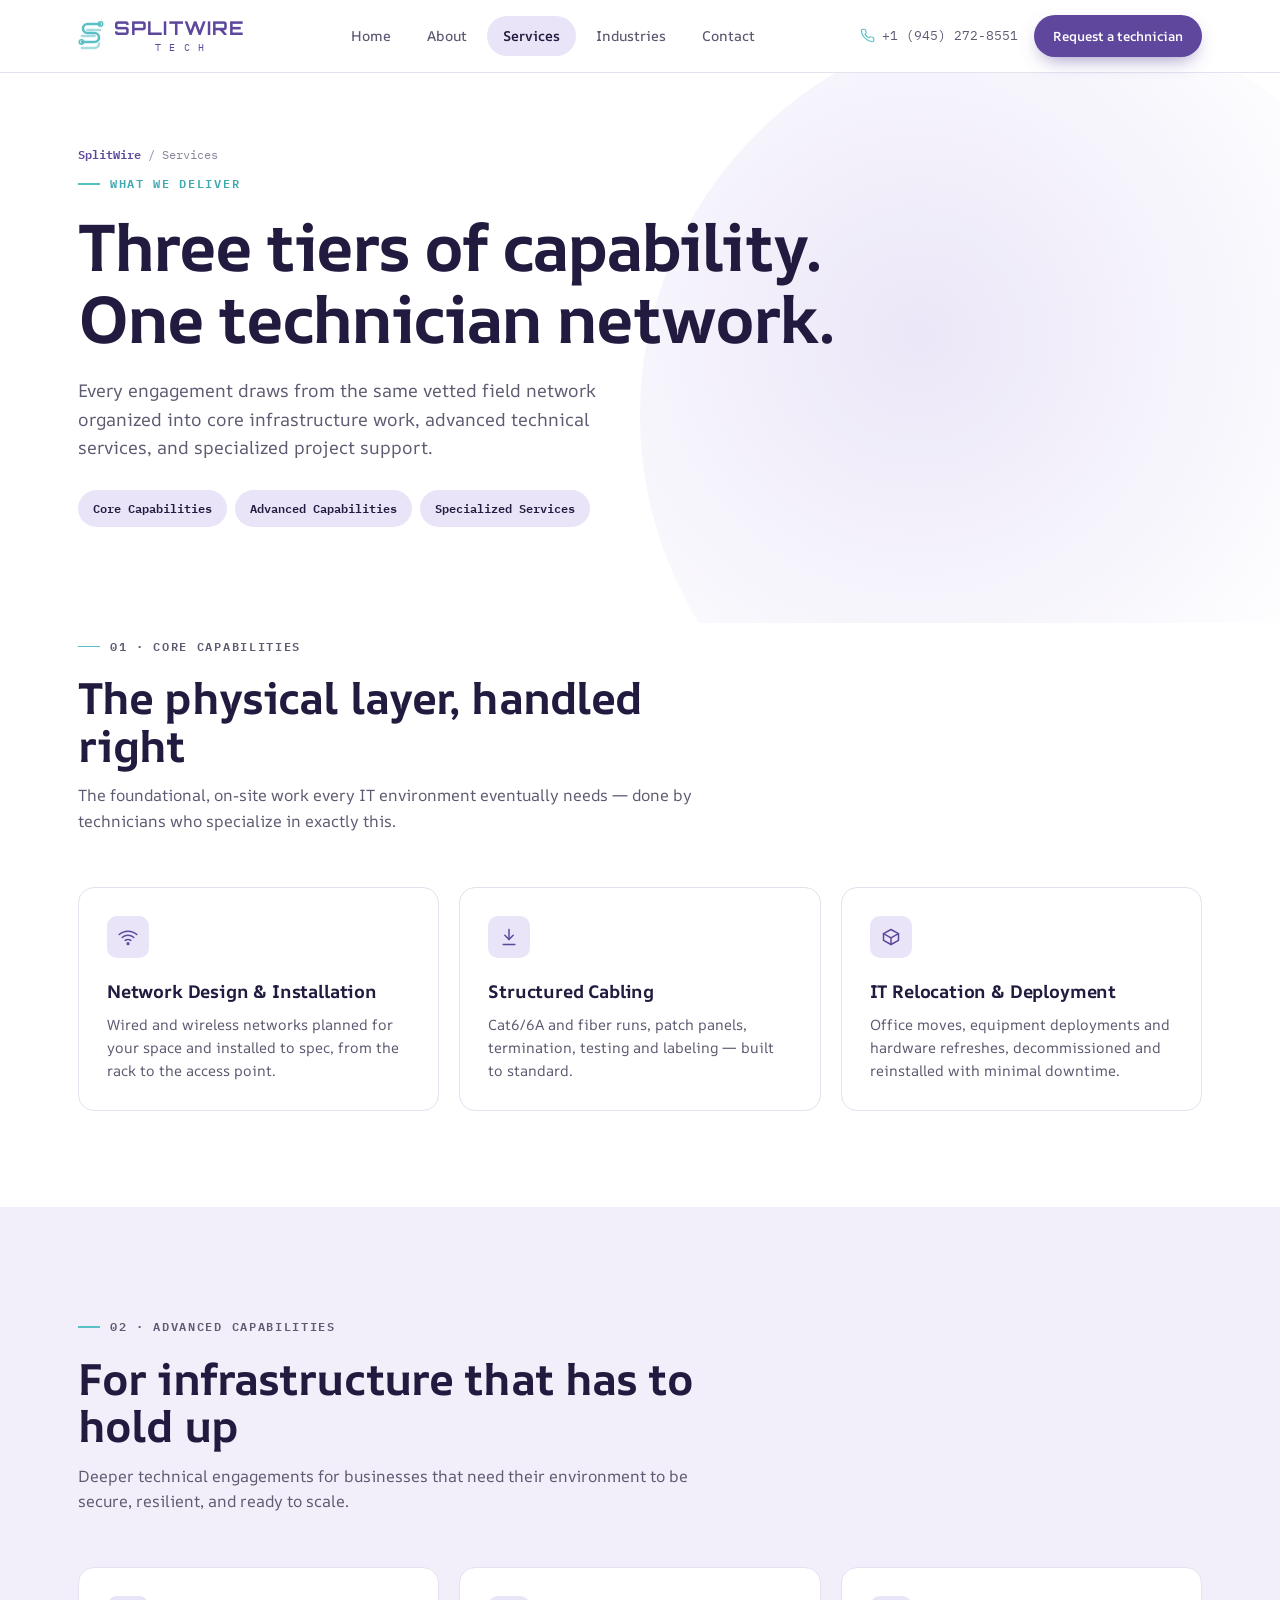
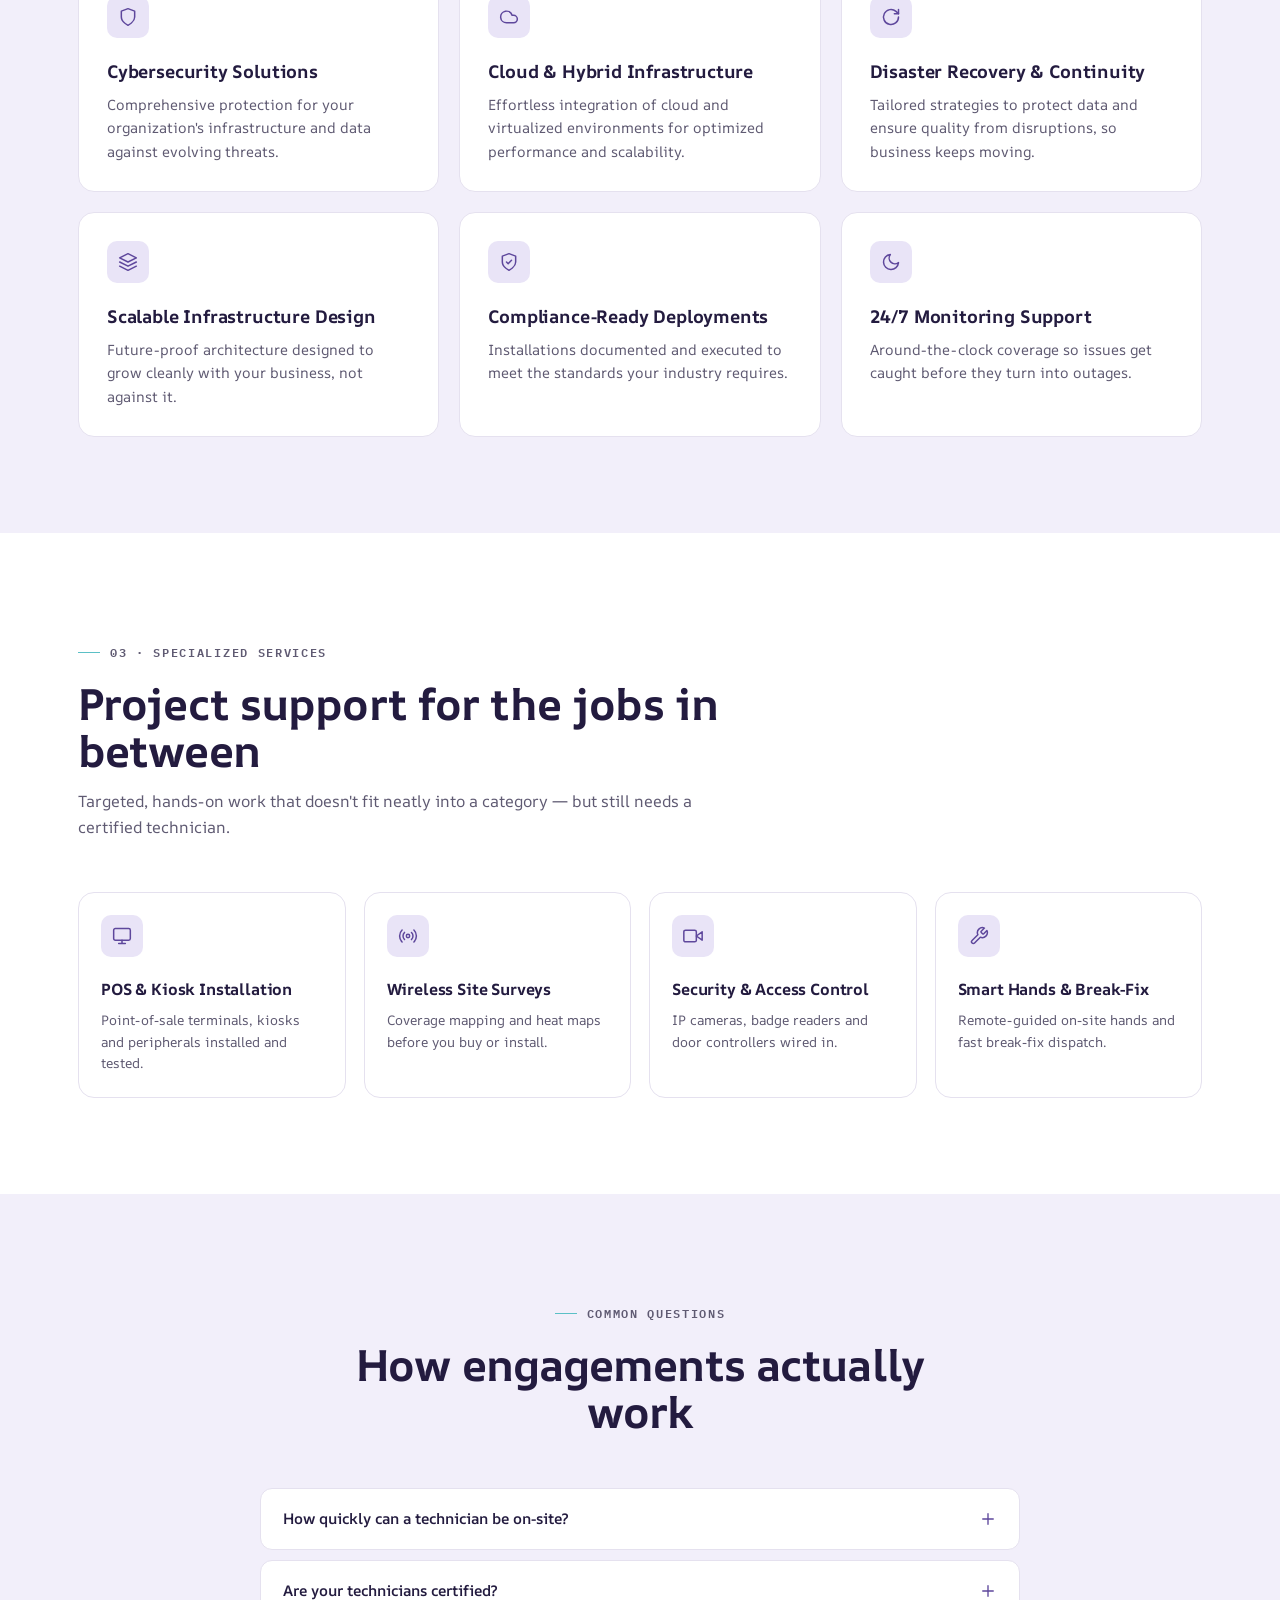
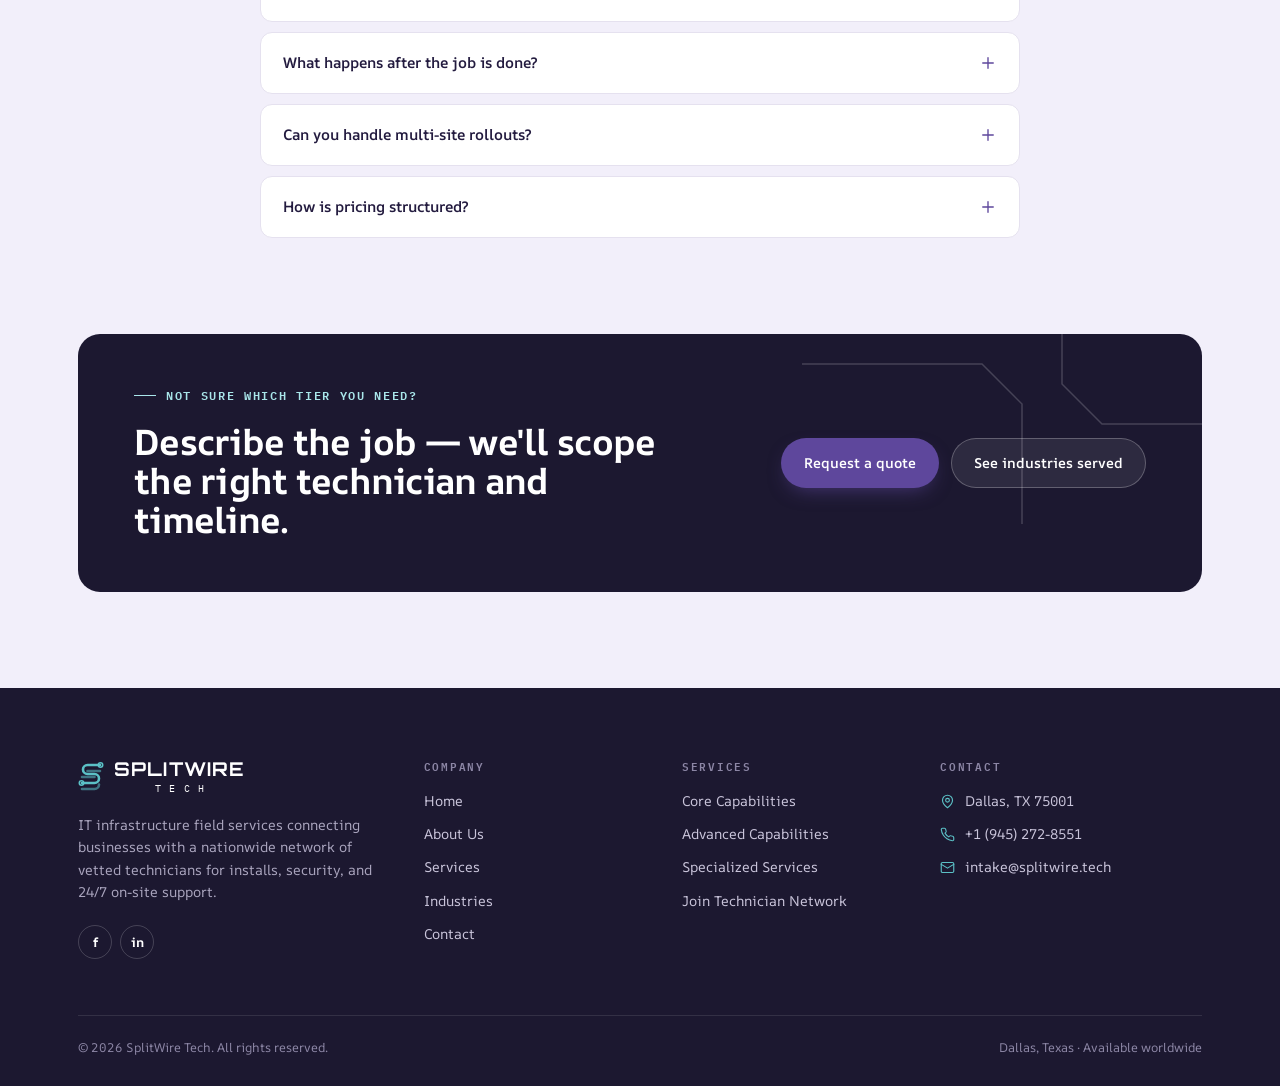
<file: services.html>
<!DOCTYPE html>
<html lang="en">
<head>
<meta charset="UTF-8">
<meta name="color-scheme" content="light">
<meta name="viewport" content="width=device-width, initial-scale=1, viewport-fit=cover">
<title>Services | SplitWire Tech</title>
<meta name="description" content="Core, advanced, and specialized IT field services delivered by one vetted technician network.">
<link rel="icon" href="assets/images/favicon.svg" type="image/svg+xml">
<link rel="preconnect" href="https://fonts.googleapis.com">
<link rel="preconnect" href="https://fonts.gstatic.com" crossorigin>
<link href="https://fonts.googleapis.com/css2?family=AR+One+Sans:wght@400;500;600;700&family=IBM+Plex+Mono:wght@400;500;600&family=Orbitron:wght@600;700&display=swap" rel="stylesheet">
<link rel="stylesheet" href="css/style.css">
</head>
<body data-page="services">

<header class="header" id="header">
  <div class="wrap nav">
    <a href="index.html" class="logo" aria-label="SplitWire Tech home">
      <svg class="logo-mark" viewBox="0 0 26 34" aria-hidden="true">
        <path d="M22 5H9.5a4.5 4.5 0 0 0 0 9h7a4.5 4.5 0 0 1 0 9H4" fill="none" stroke="#5BC0C6" stroke-width="2.6" stroke-linecap="round"/>
        <path d="M22 11H9.5M4 17h12.5M4 29h12.5a4.5 4.5 0 0 0 4.5-4.5" fill="none" stroke="#5BC0C6" stroke-width="2.6" stroke-linecap="round" opacity=".55"/>
        <circle cx="3.5" cy="23" r="2.2" fill="none" stroke="#5BC0C6" stroke-width="1.6"/>
        <circle cx="22.5" cy="5" r="2.2" fill="none" stroke="#5BC0C6" stroke-width="1.6"/>
      </svg>
      <span class="logo-text"><span class="logo-word">SPLITWIRE</span><span class="logo-sub">TECH</span></span>
    </a>
    <ul class="nav-links">
      <li><a href="index.html" data-nav="home">Home</a></li>
      <li><a href="about.html" data-nav="about">About</a></li>
      <li><a href="services.html" data-nav="services" class="active" aria-current="page">Services</a></li>
      <li><a href="industries.html" data-nav="industries">Industries</a></li>
      <li><a href="contact.html" data-nav="contact">Contact</a></li>
    </ul>
    <div class="nav-right">
      <a class="nav-phone" href="tel:+19452728551"><svg class="ico" viewBox="0 0 24 24" aria-hidden="true"><path d="M22 16.9v3a2 2 0 0 1-2.2 2 19.8 19.8 0 0 1-8.6-3.1 19.5 19.5 0 0 1-6-6A19.8 19.8 0 0 1 2.1 4.2 2 2 0 0 1 4.1 2h3a2 2 0 0 1 2 1.7c.1.9.4 1.8.7 2.7a2 2 0 0 1-.5 2.1L8 9.8a16 16 0 0 0 6 6l1.3-1.3a2 2 0 0 1 2.1-.4c.9.3 1.8.6 2.7.7a2 2 0 0 1 1.7 2z"/></svg>+1 (945) 272-8551</a>
      <a class="btn btn-primary btn-sm" href="contact.html">Request a technician</a>
      <button class="menu-btn" id="menuBtn" aria-label="Open menu" aria-expanded="false"><svg class="ico" viewBox="0 0 24 24" aria-hidden="true"><path d="M3 6h18M3 12h18M3 18h18"/></svg></button>
    </div>
  </div>
  <nav class="mobile-menu" aria-label="Mobile">
    <a href="index.html" data-nav="home">Home</a>
    <a href="about.html" data-nav="about">About</a>
    <a href="services.html" data-nav="services" class="active" aria-current="page">Services</a>
    <a href="industries.html" data-nav="industries">Industries</a>
    <a href="contact.html" data-nav="contact">Contact</a>
    <a href="tel:+19452728551">Call +1 (945) 272-8551</a>
    <a class="btn btn-primary" href="contact.html">Request a technician</a>
  </nav>
</header>

<main>
  <section class="page-hero">
    <div class="wrap">
      <div class="crumb"><a href="index.html">SplitWire</a> / Services</div>
      <p class="eyebrow">What we deliver</p>
      <h1 class="h1">Three tiers of capability. One technician network.</h1>
      <p class="lead">Every engagement draws from the same vetted field network organized into core infrastructure work, advanced technical services, and specialized project support.</p>
      <div class="chips">
        <a class="chip" href="services.html#core">Core Capabilities</a>
        <a class="chip" href="services.html#advanced">Advanced Capabilities</a>
        <a class="chip" href="services.html#specialized">Specialized Services</a>
      </div>
    </div>
  </section>

  <div class="wrap tier-block" id="core">
    <div class="section-head reveal">
      <p class="eyebrow">01 · Core capabilities</p>
      <h2 class="h2">The physical layer, handled right</h2>
      <p>The foundational, on-site work every IT environment eventually needs — done by technicians who specialize in exactly this.</p>
    </div>
    <div class="grid-3">
      <article class="card reveal"><div class="card-icon"><svg class="ico" viewBox="0 0 24 24" aria-hidden="true"><path d="M5 12.55a11 11 0 0 1 14 0"/><path d="M1.42 9a16 16 0 0 1 21.16 0"/><path d="M8.53 16.11a6 6 0 0 1 6.95 0"/><circle cx="12" cy="20" r="1"/></svg></div><h3>Network Design &amp; Installation</h3><p>Wired and wireless networks planned for your space and installed to spec, from the rack to the access point.</p></article>
      <article class="card reveal"><div class="card-icon"><svg class="ico" viewBox="0 0 24 24" aria-hidden="true"><path d="M12 3v12"/><path d="m7 10 5 5 5-5"/><path d="M5 21h14"/></svg></div><h3>Structured Cabling</h3><p>Cat6/6A and fiber runs, patch panels, termination, testing and labeling — built to standard.</p></article>
      <article class="card reveal"><div class="card-icon"><svg class="ico" viewBox="0 0 24 24" aria-hidden="true"><path d="M21 8 12 3 3 8v8l9 5 9-5z"/><path d="m3 8 9 5 9-5"/><path d="M12 13v8"/></svg></div><h3>IT Relocation &amp; Deployment</h3><p>Office moves, equipment deployments and hardware refreshes, decommissioned and reinstalled with minimal downtime.</p></article>
    </div>
  </div>

  <div class="section-tint" id="advanced">
    <div class="wrap" style="padding:96px 28px">
      <div class="section-head reveal">
        <p class="eyebrow">02 · Advanced capabilities</p>
        <h2 class="h2">For infrastructure that has to hold up</h2>
        <p>Deeper technical engagements for businesses that need their environment to be secure, resilient, and ready to scale.</p>
      </div>
      <div class="grid-3">
        <article class="card reveal"><div class="card-icon"><svg class="ico" viewBox="0 0 24 24" aria-hidden="true"><path d="M12 22s8-4 8-10V5l-8-3-8 3v7c0 6 8 10 8 10z"/></svg></div><h3>Cybersecurity Solutions</h3><p>Comprehensive protection for your organization's infrastructure and data against evolving threats.</p></article>
        <article class="card reveal"><div class="card-icon"><svg class="ico" viewBox="0 0 24 24" aria-hidden="true"><path d="M17.5 19H9a7 7 0 1 1 6.71-9h1.79a4.5 4.5 0 1 1 0 9z"/></svg></div><h3>Cloud &amp; Hybrid Infrastructure</h3><p>Effortless integration of cloud and virtualized environments for optimized performance and scalability.</p></article>
        <article class="card reveal"><div class="card-icon"><svg class="ico" viewBox="0 0 24 24" aria-hidden="true"><path d="M21 12a9 9 0 1 1-3-6.7L21 8"/><path d="M21 3v5h-5"/></svg></div><h3>Disaster Recovery &amp; Continuity</h3><p>Tailored strategies to protect data and ensure quality from disruptions, so business keeps moving.</p></article>
        <article class="card reveal"><div class="card-icon"><svg class="ico" viewBox="0 0 24 24" aria-hidden="true"><path d="m12 2 10 5-10 5L2 7z"/><path d="m2 17 10 5 10-5"/><path d="m2 12 10 5 10-5"/></svg></div><h3>Scalable Infrastructure Design</h3><p>Future-proof architecture designed to grow cleanly with your business, not against it.</p></article>
        <article class="card reveal"><div class="card-icon"><svg class="ico" viewBox="0 0 24 24" aria-hidden="true"><path d="M12 22s8-4 8-10V5l-8-3-8 3v7c0 6 8 10 8 10z"/><path d="m9 12 2 2 4-4"/></svg></div><h3>Compliance-Ready Deployments</h3><p>Installations documented and executed to meet the standards your industry requires.</p></article>
        <article class="card reveal"><div class="card-icon"><svg class="ico" viewBox="0 0 24 24" aria-hidden="true"><path d="M21 12.8A9 9 0 1 1 11.2 3a7 7 0 0 0 9.8 9.8z"/></svg></div><h3>24/7 Monitoring Support</h3><p>Around-the-clock coverage so issues get caught before they turn into outages.</p></article>
      </div>
    </div>
  </div>

  <div class="wrap tier-block" id="specialized" style="padding-top:96px">
    <div class="section-head reveal">
      <p class="eyebrow">03 · Specialized services</p>
      <h2 class="h2">Project support for the jobs in between</h2>
      <p>Targeted, hands-on work that doesn't fit neatly into a category — but still needs a certified technician.</p>
    </div>
    <div class="grid-4">
      <article class="card card-sm reveal"><div class="card-icon"><svg class="ico" viewBox="0 0 24 24" aria-hidden="true"><rect x="2" y="3" width="20" height="14" rx="2"/><path d="M8 21h8M12 17v4"/></svg></div><h3>POS &amp; Kiosk Installation</h3><p>Point-of-sale terminals, kiosks and peripherals installed and tested.</p></article>
      <article class="card card-sm reveal"><div class="card-icon"><svg class="ico" viewBox="0 0 24 24" aria-hidden="true"><circle cx="12" cy="12" r="2"/><path d="M16.2 7.8a6 6 0 0 1 0 8.5M7.8 16.2a6 6 0 0 1 0-8.5M19.1 4.9a10 10 0 0 1 0 14.2M4.9 19.1a10 10 0 0 1 0-14.2"/></svg></div><h3>Wireless Site Surveys</h3><p>Coverage mapping and heat maps before you buy or install.</p></article>
      <article class="card card-sm reveal"><div class="card-icon"><svg class="ico" viewBox="0 0 24 24" aria-hidden="true"><path d="m23 7-7 5 7 5z"/><rect x="1" y="5" width="15" height="14" rx="2"/></svg></div><h3>Security &amp; Access Control</h3><p>IP cameras, badge readers and door controllers wired in.</p></article>
      <article class="card card-sm reveal"><div class="card-icon"><svg class="ico" viewBox="0 0 24 24" aria-hidden="true"><path d="M14.7 6.3a1 1 0 0 0 0 1.4l1.6 1.6a1 1 0 0 0 1.4 0l3.8-3.8a6 6 0 0 1-7.9 7.9l-6.9 6.9a2.1 2.1 0 0 1-3-3l6.9-6.9a6 6 0 0 1 7.9-7.9z"/></svg></div><h3>Smart Hands &amp; Break-Fix</h3><p>Remote-guided on-site hands and fast break-fix dispatch.</p></article>
    </div>
  </div>

  <section class="section-tint">
    <div class="wrap">
      <div class="section-head center reveal">
        <p class="eyebrow center">Common questions</p>
        <h2 class="h2">How engagements actually work</h2>
      </div>
      <div class="faq reveal">
        <details><summary>How quickly can a technician be on-site?<svg class="ico" viewBox="0 0 24 24" aria-hidden="true"><path d="M12 5v14M5 12h14"/></svg></summary><p>Most requests are dispatched within a 1–2 day window. Emergency and after-hours dispatch is available 24/7 — call us directly for urgent jobs.</p></details>
        <details><summary>Are your technicians certified?<svg class="ico" viewBox="0 0 24 24" aria-hidden="true"><path d="M12 5v14M5 12h14"/></svg></summary><p>Yes. Every technician in our network is vetted and matched to jobs based on their certifications, skill set, and proximity to your site.</p></details>
        <details><summary>What happens after the job is done?<svg class="ico" viewBox="0 0 24 24" aria-hidden="true"><path d="M12 5v14M5 12h14"/></svg></summary><p>You receive a detailed digital service report covering the work performed, photos where relevant, and any follow-up recommendations. Then the ticket is closed.</p></details>
        <details><summary>Can you handle multi-site rollouts?<svg class="ico" viewBox="0 0 24 24" aria-hidden="true"><path d="M12 5v14M5 12h14"/></svg></summary><p>Yes. We scope, schedule and staff rollouts across multiple locations, with one point of contact coordinating the whole program.</p></details>
        <details><summary>How is pricing structured?<svg class="ico" viewBox="0 0 24 24" aria-hidden="true"><path d="M12 5v14M5 12h14"/></svg></summary><p>Single callouts are quoted per visit; projects and managed programs are scoped to the work. Describe the job and we'll send a quote.</p></details>
      </div>
    </div>
  </section>

  <section class="cta-section tint">
    <div class="wrap">
      <div class="cta cta-dark reveal">
        <svg class="cta-lines" viewBox="0 0 420 200" aria-hidden="true"><path d="M0 40 H180 L220 80 V200 M260 0 V60 L300 100 H420" fill="none" stroke="#fff" stroke-width="1.5"/></svg>
        <div>
          <p class="eyebrow">Not sure which tier you need?</p>
          <h2>Describe the job — we'll scope the right technician and timeline.</h2>
        </div>
        <div class="cta-actions">
          <a href="contact.html" class="btn btn-primary">Request a quote</a>
          <a href="industries.html" class="btn btn-outline-light">See industries served</a>
        </div>
      </div>
    </div>
  </section>
</main>

<footer class="footer">
  <div class="wrap">
    <div class="foot-grid">
      <div class="foot-about">
        <a href="index.html" class="logo" aria-label="SplitWire Tech home">
          <svg class="logo-mark" viewBox="0 0 26 34" aria-hidden="true">
            <path d="M22 5H9.5a4.5 4.5 0 0 0 0 9h7a4.5 4.5 0 0 1 0 9H4" fill="none" stroke="#5BC0C6" stroke-width="2.6" stroke-linecap="round"/>
            <path d="M22 11H9.5M4 17h12.5M4 29h12.5a4.5 4.5 0 0 0 4.5-4.5" fill="none" stroke="#5BC0C6" stroke-width="2.6" stroke-linecap="round" opacity=".55"/>
            <circle cx="3.5" cy="23" r="2.2" fill="none" stroke="#5BC0C6" stroke-width="1.6"/><circle cx="22.5" cy="5" r="2.2" fill="none" stroke="#5BC0C6" stroke-width="1.6"/>
          </svg>
          <span class="logo-text"><span class="logo-word">SPLITWIRE</span><span class="logo-sub">TECH</span></span>
        </a>
        <p>IT infrastructure field services connecting businesses with a nationwide network of vetted technicians for installs, security, and 24/7 on-site support.</p>
        <div class="social"><a href="#" aria-label="Facebook">f</a><a href="#" aria-label="LinkedIn">in</a></div>
      </div>
      <div class="foot-col"><h4>Company</h4><ul><li><a href="index.html">Home</a></li><li><a href="about.html">About Us</a></li><li><a href="services.html">Services</a></li><li><a href="industries.html">Industries</a></li><li><a href="contact.html">Contact</a></li></ul></div>
      <div class="foot-col"><h4>Services</h4><ul><li><a href="services.html#core">Core Capabilities</a></li><li><a href="services.html#advanced">Advanced Capabilities</a></li><li><a href="services.html#specialized">Specialized Services</a></li><li><a href="contact.html#join">Join Technician Network</a></li></ul></div>
      <div class="foot-col"><h4>Contact</h4><ul>
        <li class="c"><svg class="ico" viewBox="0 0 24 24" aria-hidden="true"><path d="M20 10c0 6-8 12-8 12s-8-6-8-12a8 8 0 0 1 16 0z"/><circle cx="12" cy="10" r="3"/></svg>Dallas, TX 75001</li>
        <li class="c"><svg class="ico" viewBox="0 0 24 24" aria-hidden="true"><path d="M22 16.9v3a2 2 0 0 1-2.2 2 19.8 19.8 0 0 1-8.6-3.1 19.5 19.5 0 0 1-6-6A19.8 19.8 0 0 1 2.1 4.2 2 2 0 0 1 4.1 2h3a2 2 0 0 1 2 1.7c.1.9.4 1.8.7 2.7a2 2 0 0 1-.5 2.1L8 9.8a16 16 0 0 0 6 6l1.3-1.3a2 2 0 0 1 2.1-.4c.9.3 1.8.6 2.7.7a2 2 0 0 1 1.7 2z"/></svg><a href="tel:+19452728551">+1 (945) 272-8551</a></li>
        <li class="c"><svg class="ico" viewBox="0 0 24 24" aria-hidden="true"><rect x="2" y="4" width="20" height="16" rx="2"/><path d="m22 7-10 6L2 7"/></svg><a href="mailto:intake@splitwire.tech">intake@splitwire.tech</a></li>
      </ul></div>
    </div>
    <div class="foot-bottom"><span>© 2026 SplitWire Tech. All rights reserved.</span><span>Dallas, Texas · Available worldwide</span></div>
  </div>
</footer>

<script src="js/main.js" defer></script>
</body>
</html>
</file>
<file: css/style.css>
/* SplitWire Tech — main stylesheet */
:root{
  --purple:#5E479C; --purple-d:#4B3782; --teal:#5BC0C6; --teal-d:#3FA9B0;
  --ink:#231B3F; --muted:#5F5A72; --soft:#8A869A;
  --bg:#FFFFFF; --surface:#FFFFFF; --lav:#F2EFFA; --lav-2:#E9E4F7; --line:#E5E1EF;
  --night:#1C1830; --night-2:#262040;
  --grad:linear-gradient(135deg,#4B3A86 0%,#6450A3 45%,#6E86B8 75%,#72C8D0 100%);
  --radius:16px; --radius-sm:10px;
  --sans:"AR One Sans",system-ui,-apple-system,"Segoe UI",Roboto,Arial,sans-serif;
  --mono:"IBM Plex Mono",ui-monospace,SFMono-Regular,Menlo,Consolas,monospace;
  --logo:"Orbitron","Eurostile","Arial Black",sans-serif;
  box-sizing:border-box;
  color-scheme:light;
  padding-top:env(safe-area-inset-top,0px);
  padding-bottom:env(safe-area-inset-bottom,0px);
}
*,*::before,*::after{box-sizing:border-box}
html{scroll-padding-top:calc(env(safe-area-inset-top,0px) + 80px);scroll-behavior:smooth}
body{margin:0;background:var(--bg);color:var(--ink);font-family:var(--sans);font-size:16px;line-height:1.6;-webkit-font-smoothing:antialiased}
img,svg{max-width:100%}
a{color:inherit;text-decoration:none}
button{font:inherit;cursor:pointer}
:focus-visible{outline:2px solid var(--teal);outline-offset:3px;border-radius:6px}
.wrap{width:100%;max-width:1180px;margin:0 auto;padding:0 28px}
.ico{width:20px;height:20px;fill:none;stroke:currentColor;stroke-width:1.8;stroke-linecap:round;stroke-linejoin:round;flex:none}

/* ---------- Logo ---------- */
.logo{display:flex;align-items:center;gap:10px;color:var(--purple)}
.logo-mark{width:26px;height:34px}
.logo-text{display:flex;flex-direction:column;align-items:center;line-height:1}
.logo-word{font-family:var(--logo);font-weight:700;font-size:19px;letter-spacing:.06em}
.logo-sub{font-family:var(--mono);font-size:9.5px;letter-spacing:.9em;margin-top:5px;padding-left:.9em;color:var(--purple)}
.footer .logo, .footer .logo-sub{color:#fff}

/* ---------- Header ---------- */
.header{position:sticky;top:0;z-index:50;background:color-mix(in srgb,var(--surface) 88%,transparent);backdrop-filter:saturate(1.4) blur(12px);-webkit-backdrop-filter:saturate(1.4) blur(12px);border-bottom:1px solid var(--line);padding-top:0}
.nav{display:flex;align-items:center;justify-content:space-between;height:72px;gap:20px}
.nav-links{display:flex;gap:4px;list-style:none;margin:0;padding:0}
.nav-links a{display:block;padding:9px 16px;border-radius:999px;font-size:14px;font-weight:500;color:var(--muted);transition:background .2s,color .2s}
.nav-links a:hover{color:var(--ink);background:var(--lav)}
.nav-links a.active{background:var(--lav-2);color:var(--ink);font-weight:600}
.nav-right{display:flex;align-items:center;gap:16px}
.nav-phone{display:flex;align-items:center;gap:7px;font-family:var(--mono);font-size:13px;color:var(--muted)}
.nav-phone .ico{width:15px;height:15px;color:var(--teal)}
.menu-btn{display:none;background:none;border:1px solid var(--line);border-radius:10px;width:42px;height:42px;align-items:center;justify-content:center;color:var(--ink)}
.mobile-menu{display:none;border-top:1px solid var(--line);background:var(--surface);padding:12px 28px 24px}
.mobile-menu a{display:block;padding:13px 4px;border-bottom:1px solid var(--line);font-weight:500}
.mobile-menu a.active{color:var(--purple)}
.mobile-menu .btn{margin-top:18px;width:100%;justify-content:center}
.header.open .mobile-menu{display:block}

/* ---------- Buttons ---------- */
.btn{display:inline-flex;align-items:center;gap:9px;padding:13px 22px;border-radius:999px;font-size:14px;font-weight:600;border:1px solid transparent;transition:transform .15s,background .2s,box-shadow .2s;white-space:nowrap}
.btn .ico{width:16px;height:16px}
.btn-primary{background:var(--purple);color:#fff;box-shadow:0 8px 20px -8px rgba(94,71,156,.7)}
.btn-primary:hover{background:var(--purple-d);transform:translateY(-1px)}
.btn-ghost{background:var(--surface);color:var(--ink);border-color:var(--line)}
.btn-ghost:hover{border-color:var(--purple)}
.btn-white{background:#fff;color:#231B3F}
.btn-outline-light{background:rgba(255,255,255,.08);color:#fff;border-color:rgba(255,255,255,.25)}
.btn-outline-light:hover{background:rgba(255,255,255,.16)}
.btn-sm{padding:10px 18px;font-size:13px}

/* ---------- Type ---------- */
.eyebrow{display:flex;align-items:center;gap:10px;font-family:var(--mono);font-size:12px;font-weight:600;letter-spacing:.14em;text-transform:uppercase;color:var(--teal-d);margin:0 0 18px}
.eyebrow::before{content:"";width:22px;height:1.5px;background:var(--teal)}
.eyebrow.center{justify-content:center}
h1,h2,h3,h4{margin:0;color:var(--ink);letter-spacing:-.02em;line-height:1.08;font-weight:700}
.h1{font-size:clamp(40px,5.6vw,66px);letter-spacing:-.03em}
.h2{font-size:clamp(30px,3.6vw,44px)}
.h3{font-size:clamp(22px,2.2vw,28px)}
.lead{font-size:clamp(16px,1.4vw,18px);color:var(--muted);max-width:560px;margin:22px 0 0}
p{margin:0}

/* ---------- Sections ---------- */
section{padding:96px 0}
.section-tint{background:var(--lav)}
.section-head{max-width:640px;margin-bottom:52px}
.section-head p{color:var(--muted);margin-top:14px}
.section-head.center{margin-left:auto;margin-right:auto;text-align:center}

/* ---------- Home hero ---------- */
.hero{padding:88px 0 0}
.hero-grid{display:grid;grid-template-columns:1.05fr .95fr;gap:56px;align-items:center}
.hero-ctas{display:flex;flex-wrap:wrap;gap:12px;margin-top:34px}
.stats{display:grid;grid-template-columns:repeat(3,1fr);gap:24px;margin-top:44px;padding-top:28px;border-top:1px solid var(--line)}
.stat-num{font-family:var(--mono);font-weight:600;font-size:30px;color:var(--ink);letter-spacing:-.02em;line-height:1;display:flex;align-items:baseline;white-space:nowrap}
.stat-num .unit{color:var(--purple);font-size:26px;margin-left:1px}
.stat-label{font-size:13px;color:var(--muted);margin-top:8px}

.dispatch{position:relative;aspect-ratio:1/1.02;border-radius:26px;background:var(--grad);overflow:hidden;box-shadow:0 30px 60px -30px rgba(75,58,134,.6)}
.dispatch svg{position:absolute;inset:0;width:100%;height:100%}
.dispatch .trace{stroke:rgba(255,255,255,.55);stroke-width:1.4;fill:none}
.dispatch .trace-live{stroke:#fff;stroke-width:1.8;fill:none;stroke-dasharray:6 7;animation:dash 1.6s linear infinite}
.dispatch .node{fill:none;stroke:rgba(255,255,255,.7);stroke-width:1.4}
.dispatch .pulse{fill:#fff;filter:drop-shadow(0 0 6px #fff)}
.dispatch .pulse-ring{fill:none;stroke:#fff;stroke-width:1.5;transform-box:fill-box;transform-origin:center;animation:ring 2.4s ease-out infinite}
@keyframes dash{to{stroke-dashoffset:-26}}
@keyframes ring{0%{transform:scale(1);opacity:.9}100%{transform:scale(3.4);opacity:0}}
.status{position:absolute;left:14px;right:14px;bottom:14px;background:rgba(40,52,82,.55);backdrop-filter:blur(10px);-webkit-backdrop-filter:blur(10px);border:1px solid rgba(255,255,255,.18);border-radius:12px;padding:14px 16px;color:#fff}
.status-label{display:flex;align-items:center;gap:8px;font-family:var(--mono);font-size:11px;font-weight:600;letter-spacing:.14em}
.status-label::before{content:"";width:7px;height:7px;border-radius:50%;background:#7CF0C4;box-shadow:0 0 0 0 rgba(124,240,196,.7);animation:live 1.8s infinite}
@keyframes live{70%{box-shadow:0 0 0 8px rgba(124,240,196,0)}100%{box-shadow:0 0 0 0 rgba(124,240,196,0)}}
.status-text{font-size:13px;margin-top:6px;opacity:.92}

/* ---------- Ticker ---------- */
.ticker{margin-top:72px;border-top:1px solid var(--line);border-bottom:1px solid var(--line);background:var(--lav);overflow:hidden;padding:14px 0}
.ticker-track{display:flex;gap:44px;width:max-content;animation:tick 42s linear infinite}
.ticker-item{display:flex;align-items:center;gap:12px;font-family:var(--mono);font-size:12px;letter-spacing:.12em;text-transform:uppercase;color:var(--muted);white-space:nowrap}
.ticker-item::before{content:"◆";color:var(--teal);font-size:9px}
@keyframes tick{to{transform:translateX(-50%)}}

/* ---------- Cards ---------- */
.grid-3{display:grid;grid-template-columns:repeat(3,1fr);gap:20px}
.grid-2{display:grid;grid-template-columns:repeat(2,1fr);gap:22px}
.grid-4{display:grid;grid-template-columns:repeat(4,1fr);gap:18px}
.card{background:var(--surface);border:1px solid var(--line);border-radius:var(--radius);padding:28px;transition:border-color .2s,box-shadow .2s}
.card:hover{border-color:color-mix(in srgb,var(--purple) 35%,var(--line));box-shadow:0 18px 40px -28px rgba(75,58,134,.45)}
.card-icon{width:42px;height:42px;border-radius:10px;background:var(--lav-2);color:var(--purple);display:flex;align-items:center;justify-content:center;margin-bottom:22px}
.card h3{font-size:18px;letter-spacing:-.01em;line-height:1.3}
.card p{font-size:14.5px;color:var(--muted);margin-top:10px}
.card-sm{padding:22px}
.card-sm h3{font-size:16px}
.card-sm p{font-size:13.5px}

/* ---------- Process ---------- */
.process{display:grid;grid-template-columns:repeat(4,1fr);background:var(--surface);border:1px solid var(--line);border-radius:var(--radius);overflow:hidden}
.step{padding:30px 26px;border-right:1px solid var(--line);position:relative}
.step:last-child{border-right:none}
.step-num{font-family:var(--mono);font-size:12px;font-weight:600;color:var(--teal-d);letter-spacing:.1em}
.step h3{font-size:17px;margin:14px 0 10px;line-height:1.3}
.step p{font-size:14px;color:var(--muted)}
.step::after{content:"";position:absolute;top:36px;right:-5px;width:9px;height:9px;border-radius:50%;background:var(--surface);border:1.5px solid var(--teal);z-index:1}
.step:last-child::after{display:none}

/* ---------- CTA band ---------- */
.cta{border-radius:22px;padding:52px 56px;display:flex;align-items:center;justify-content:space-between;gap:32px;flex-wrap:wrap;position:relative;overflow:hidden}
.cta-dark{background:var(--night);color:#fff}
.cta-grad{background:var(--grad);color:#fff}
.cta h2{color:#fff;font-size:clamp(26px,3vw,36px);max-width:560px}
.cta .eyebrow{color:#A9E6EA}
.cta .eyebrow::before{background:#A9E6EA}
.cta-actions{display:flex;gap:12px;flex-wrap:wrap;position:relative}
.cta-lines{position:absolute;right:-20px;top:-10px;width:420px;opacity:.18;pointer-events:none}
.cta-section{padding:0 0 96px}
.cta-section.tint{background:var(--lav);padding-top:0}

/* ---------- Inner page hero ---------- */
.page-hero{position:relative;padding:72px 0 96px;overflow:hidden}
.page-hero::after{content:"";position:absolute;right:-12%;top:-10%;width:62vw;max-width:820px;aspect-ratio:1;border-radius:50%;background:radial-gradient(circle at 35% 40%,var(--lav-2),transparent 70%);opacity:.9;pointer-events:none;z-index:0}
.page-hero .wrap{position:relative;z-index:1}
.page-hero .h1{max-width:820px}
.crumb{font-family:var(--mono);font-size:12px;color:var(--soft);margin-bottom:10px}
.crumb a{color:var(--purple);font-weight:600}
.chips{display:flex;flex-wrap:wrap;gap:8px;margin-top:28px}
.chip{font-family:var(--mono);font-size:12px;font-weight:600;padding:8px 14px;border-radius:999px;background:var(--lav-2);color:var(--ink);border:1px solid transparent}
.chip:hover{border-color:var(--purple)}

/* ---------- About ---------- */
.mission{display:grid;grid-template-columns:1fr 1fr;gap:56px;align-items:start}
.mission p{color:var(--muted);margin-top:20px;max-width:500px}
.scale-row{display:grid;grid-template-columns:repeat(3,1fr);gap:0;border:1px solid var(--line);border-radius:var(--radius);background:var(--surface);overflow:hidden}
.scale-item{padding:32px 28px;border-right:1px solid var(--line)}
.scale-item:last-child{border-right:none}
.scale-tag{display:inline-block;font-family:var(--mono);font-size:11px;font-weight:600;letter-spacing:.1em;text-transform:uppercase;padding:5px 10px;border-radius:6px;background:var(--lav-2);color:var(--purple);margin-bottom:18px}
.scale-item h3{font-size:19px}
.scale-item p{font-size:14.5px;color:var(--muted);margin-top:10px}

/* ---------- Services ---------- */
.tier{padding-top:96px}
.tier + .tier{padding-top:0}
.tier-block{padding-bottom:96px}

/* ---------- Industries ---------- */
.ind-card{padding:32px}
.ind-card h3{font-size:20px}
.checks{list-style:none;padding:0;margin:22px 0 0;display:grid;gap:12px}
.checks li{display:flex;gap:10px;font-size:14.5px;color:var(--ink)}
.checks .ico{width:17px;height:17px;color:var(--teal-d);margin-top:3px}

/* ---------- FAQ ---------- */
.faq{max-width:760px;margin:0 auto;display:grid;gap:10px}
.faq details{background:var(--surface);border:1px solid var(--line);border-radius:12px;padding:0 22px;transition:border-color .2s}
.faq details[open]{border-color:color-mix(in srgb,var(--purple) 40%,var(--line))}
.faq summary{list-style:none;cursor:pointer;padding:18px 0;display:flex;justify-content:space-between;align-items:center;gap:16px;font-weight:600;font-size:15px}
.faq summary::-webkit-details-marker{display:none}
.faq summary .ico{width:18px;height:18px;color:var(--purple);transition:transform .25s}
.faq details[open] summary .ico{transform:rotate(45deg)}
.faq details p{color:var(--muted);font-size:14.5px;padding:0 0 20px;max-width:640px}

/* ---------- Contact ---------- */
.contact-grid{display:grid;grid-template-columns:1.1fr .9fr;gap:24px;align-items:start}
.form-card{padding:36px}
.form-card h2{font-size:24px}
.form-card > p{color:var(--muted);font-size:14.5px;margin-top:8px}
.form{display:grid;grid-template-columns:1fr 1fr;gap:18px;margin-top:28px}
.field{display:flex;flex-direction:column;gap:7px}
.field.full{grid-column:1/-1}
.field label{font-size:13px;font-weight:600}
.field input,.field select,.field textarea{font:inherit;font-size:14.5px;color:var(--ink);background:var(--surface);border:1px solid var(--line);border-radius:10px;padding:12px 14px;width:100%;transition:border-color .2s,box-shadow .2s}
.field textarea{min-height:110px;resize:vertical}
.field input:focus,.field select:focus,.field textarea:focus{outline:none;border-color:var(--purple);box-shadow:0 0 0 3px color-mix(in srgb,var(--purple) 18%,transparent)}
.field input::placeholder,.field textarea::placeholder{color:var(--soft)}
.form .btn{grid-column:1/-1;justify-content:center;padding:15px}
.form-note{grid-column:1/-1;font-size:13px;color:var(--muted);min-height:1em}
.side{display:grid;gap:16px}
.side .card h3{font-size:18px}
.side .card p{margin-top:8px}
.side a.link{color:var(--purple);font-weight:600}
.tech-card{background:var(--lav-2);border-color:color-mix(in srgb,var(--purple) 30%,var(--line))}
.tech-card .card-icon{background:var(--surface)}

/* ---------- Footer ---------- */
.footer{background:var(--night);color:#C9C4DA;padding:72px 0 0}
.foot-grid{display:grid;grid-template-columns:1.4fr 1fr 1fr 1.2fr;gap:40px}
.foot-about p{font-size:14px;margin-top:20px;max-width:300px;color:#A9A4BD}
.social{display:flex;gap:8px;margin-top:22px}
.social a{width:34px;height:34px;border-radius:50%;border:1px solid rgba(255,255,255,.18);display:flex;align-items:center;justify-content:center;font-size:13px;font-weight:700;color:#fff}
.social a:hover{background:rgba(255,255,255,.1)}
.foot-col h4{font-family:var(--mono);font-size:11px;font-weight:600;letter-spacing:.16em;text-transform:uppercase;color:#8C86A5;margin-bottom:18px}
.foot-col ul{list-style:none;margin:0;padding:0;display:grid;gap:11px;font-size:14px}
.foot-col a:hover{color:#fff}
.foot-col li.c{display:flex;gap:10px;align-items:flex-start}
.foot-col li.c .ico{width:15px;height:15px;color:var(--teal);margin-top:4px}
.foot-bottom{margin-top:56px;border-top:1px solid rgba(255,255,255,.1);padding:22px 0 28px;display:flex;justify-content:space-between;gap:16px;flex-wrap:wrap;font-size:12.5px;color:#8C86A5}

/* ---------- Reveal ---------- */
.reveal{opacity:0;transform:translateY(18px);transition:opacity .7s ease,transform .7s ease}
.reveal.in{opacity:1;transform:none}

@media (prefers-reduced-motion:reduce){
  *,*::before,*::after{animation:none!important;transition:none!important;scroll-behavior:auto!important}
  .reveal{opacity:1;transform:none}
}

/* ---------- Responsive ---------- */
@media (max-width:1060px){
  .nav-phone{display:none}
  .grid-4{grid-template-columns:repeat(2,1fr)}
  .foot-grid{grid-template-columns:1fr 1fr}
}
@media (max-width:900px){
  .nav-links,.nav-right .btn{display:none}
  .menu-btn{display:inline-flex}
  .hero-grid,.mission,.contact-grid{grid-template-columns:1fr}
  .dispatch{max-width:520px;aspect-ratio:1/.9}
  .grid-3{grid-template-columns:repeat(2,1fr)}
  .process{grid-template-columns:1fr 1fr}
  .step:nth-child(2){border-right:none}
  .step:nth-child(-n+2){border-bottom:1px solid var(--line)}
  .step:nth-child(2)::after{display:none}
  .scale-row{grid-template-columns:1fr}
  .scale-item{border-right:none;border-bottom:1px solid var(--line)}
  .scale-item:last-child{border-bottom:none}
  section{padding:72px 0}
  .tier{padding-top:72px}.tier-block{padding-bottom:72px}.cta-section{padding-bottom:72px}
}
@media (max-width:620px){
  .wrap{padding:0 20px}
  .grid-3,.grid-2,.grid-4,.process{grid-template-columns:1fr}
  .step{border-right:none!important;border-bottom:1px solid var(--line)}
  .step:last-child{border-bottom:none}
  .step::after{display:none}
  .stats{grid-template-columns:1fr 1fr 1fr;gap:14px}
  .stat-num{font-size:24px}.stat-num .unit{font-size:20px}
  .stat-label{font-size:12px}
  .cta{padding:36px 26px}
  .form{grid-template-columns:1fr}
  .form-card{padding:26px}
  .foot-grid{grid-template-columns:1fr}
  .hero{padding-top:56px}
  .page-hero{padding:52px 0 72px}
}
</file>
